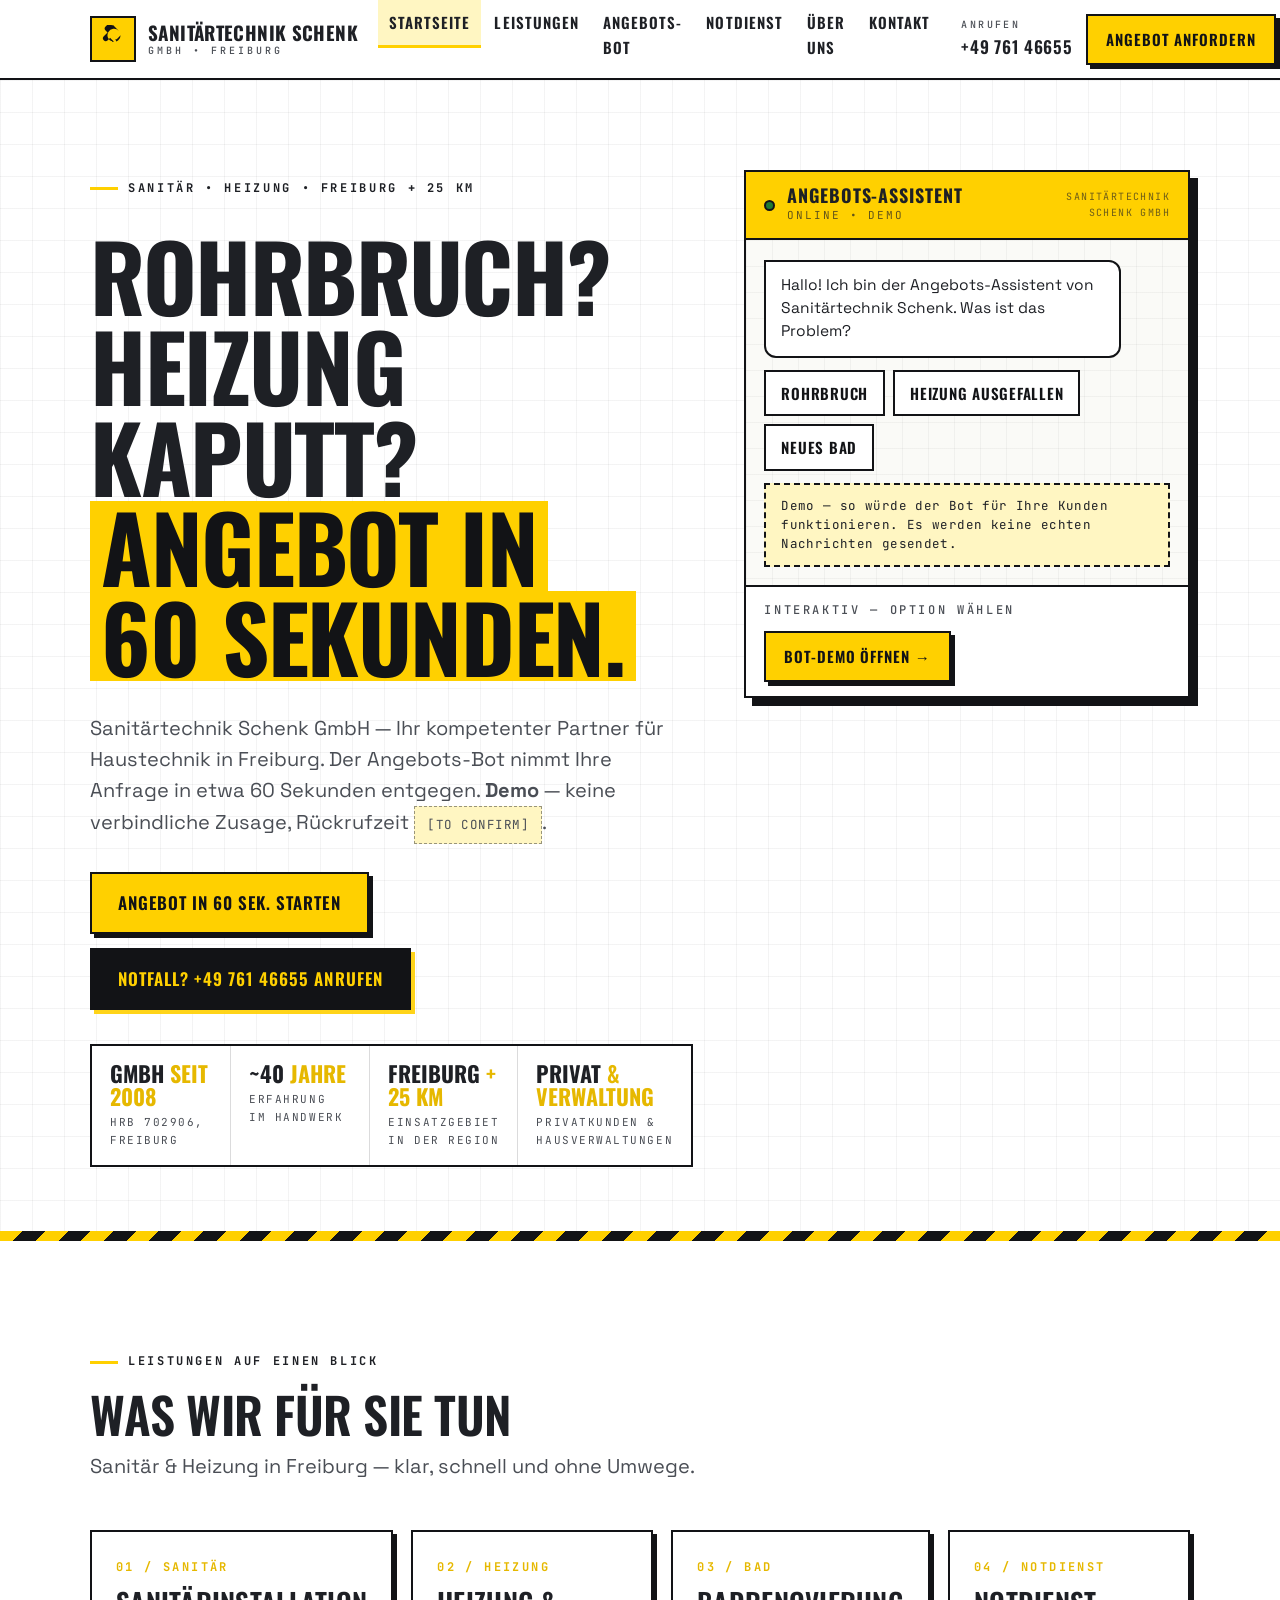
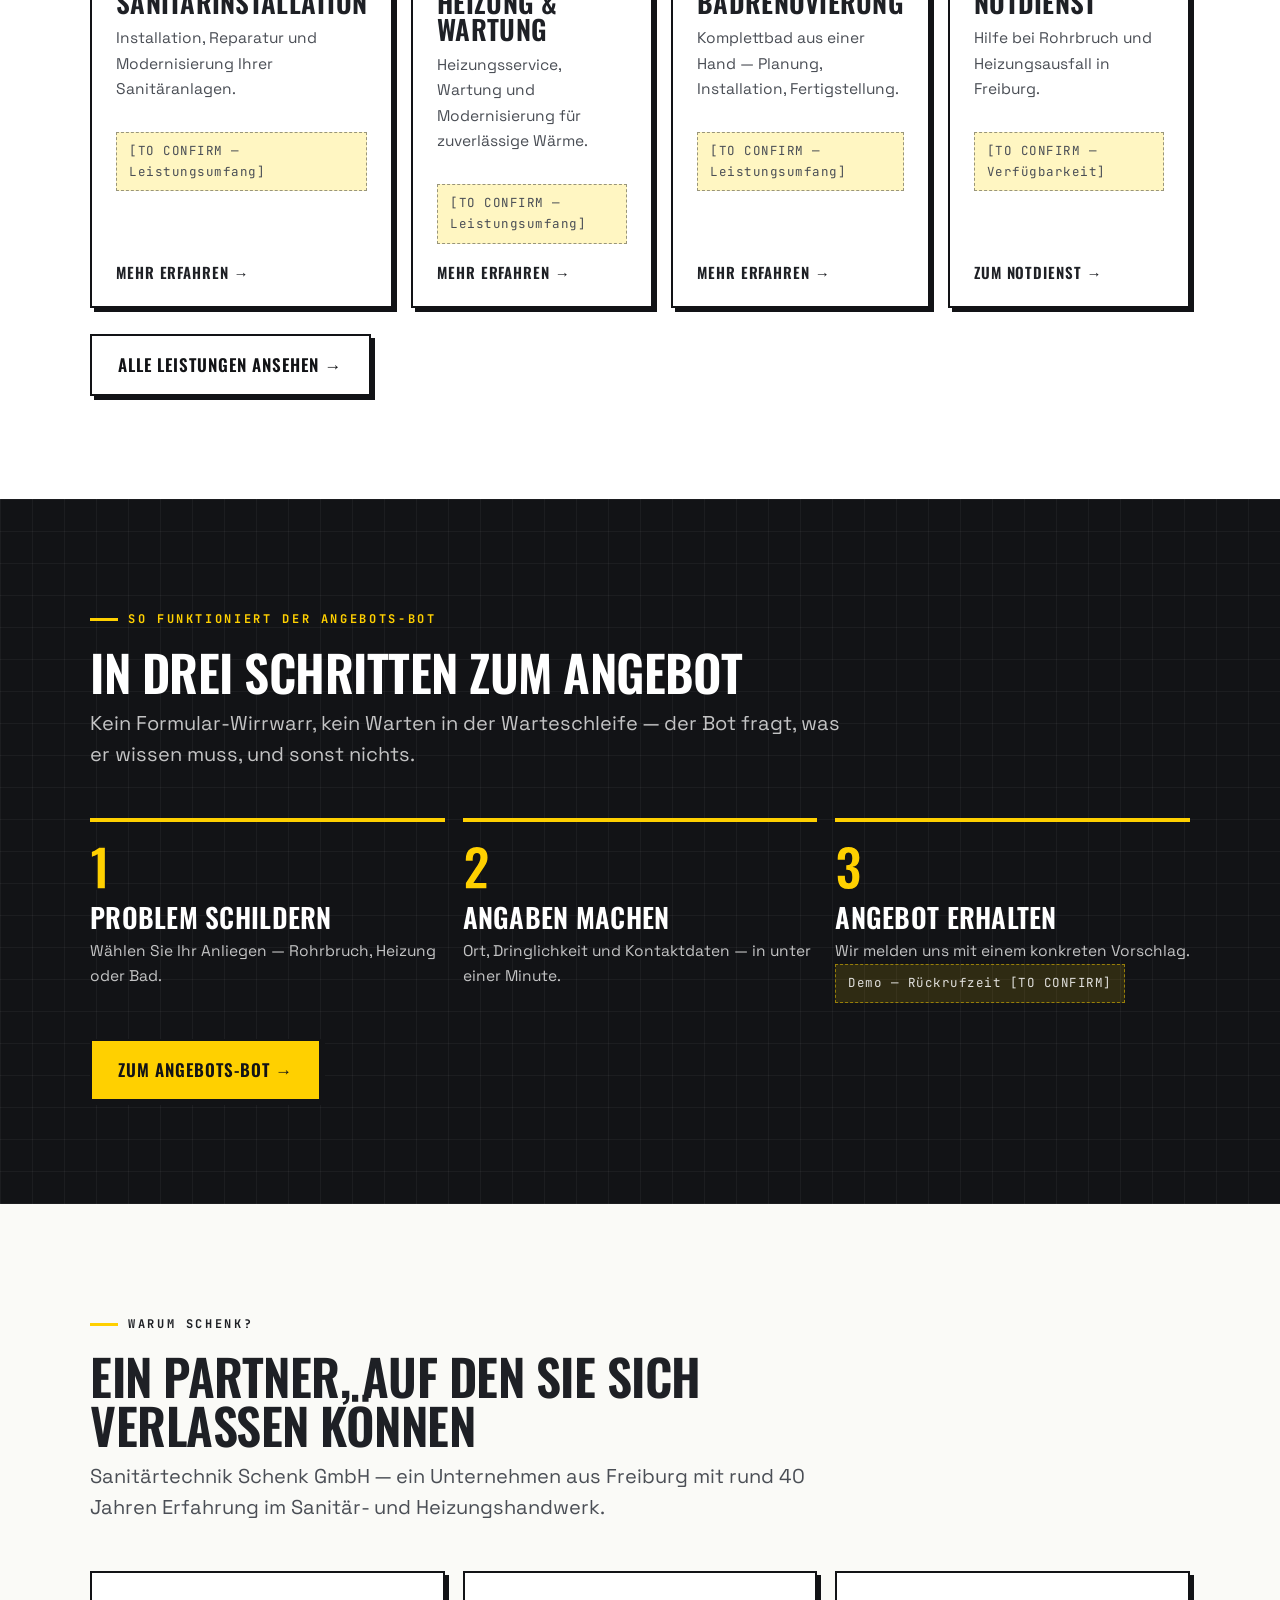
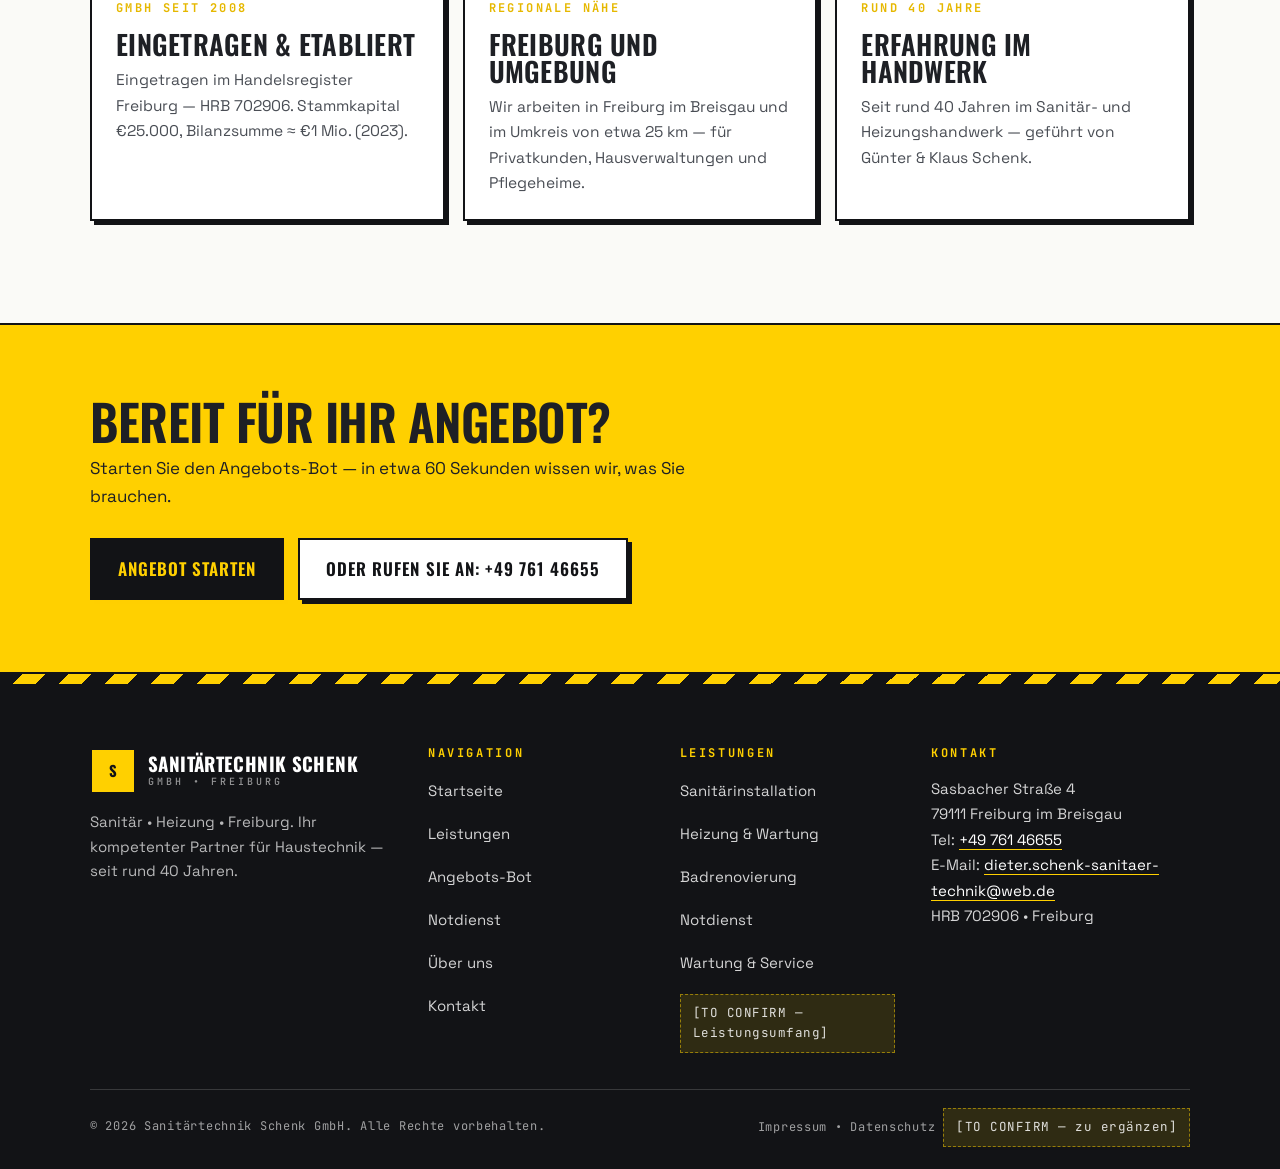
<file: index.html>
<!DOCTYPE html>
<html lang="de">
<head>
<meta charset="UTF-8">
<meta name="viewport" content="width=device-width, initial-scale=1.0">
<title>Sanitärtechnik Schenk GmbH — Sanitär &amp; Heizung in Freiburg | Angebot in 60 Sekunden</title>
<meta name="description" content="Sanitärtechnik Schenk GmbH — Ihr kompetenter Partner für Haustechnik in Freiburg im Breisgau. Sanitär & Heizung, rund 40 Jahre Erfahrung. Angebots-Bot: Ihre Anfrage in etwa 60 Sekunden.">
<link rel="canonical" href="https://de-schenk-freiburg-proposal.vercel.app/">
<meta property="og:title" content="Sanitärtechnik Schenk GmbH — Sanitär & Heizung in Freiburg">
<meta property="og:description" content="Ihr kompetenter Partner für Haustechnik in Freiburg. Angebots-Bot: Ihre Anfrage in etwa 60 Sekunden.">
<meta property="og:type" content="website">
<meta property="og:url" content="https://de-schenk-freiburg-proposal.vercel.app/">
<link rel="icon" href="/assets/img/favicon.svg" type="image/svg+xml">
<link rel="stylesheet" href="/assets/css/style.css">
<script>document.documentElement.classList.add('js');</script>
<script type="application/ld+json">
{
  "@context": "https://schema.org",
  "@type": "Plumber",
  "name": "Sanitärtechnik Schenk GmbH",
  "address": {
    "@type": "PostalAddress",
    "streetAddress": "Sasbacher Straße 4",
    "postalCode": "79111",
    "addressLocality": "Freiburg im Breisgau",
    "addressCountry": "DE"
  },
  "telephone": "+49 761 46655",
  "email": "dieter.schenk-sanitaer-technik@web.de",
  "areaServed": "Freiburg im Breisgau und Umgebung (etwa 25 km)"
}
</script>
</head>
<body>
<a class="skip-link" href="#main">Zum Inhalt springen</a>

<header class="site-header">
  <div class="header-inner">
    <a class="brand" href="/" aria-label="Sanitärtechnik Schenk GmbH — Startseite">
      <span class="brand-mark" aria-hidden="true">
        <svg viewBox="0 0 32 32" fill="none" role="img" aria-label="S"><path d="M22.5 6.5a7.5 7.5 0 1 0 2.2 5.3l-3.6 3.6a3.2 3.2 0 0 1-4.5 0l-2.3-2.3-4.6 4.6a3.2 3.2 0 0 1-4.5-4.5l4.6-4.6-2.3-2.3a3.2 3.2 0 0 1 0-4.5l3.6-3.6a7.5 7.5 0 0 0 5.3 2.2l1.6 1.6 4.5 4.5z" fill="#121316"/><text x="16" y="23" text-anchor="middle" font-family="Oswald, sans-serif" font-weight="700" font-size="17" fill="#FFD000">S</text></svg>
      </span>
      <span class="brand-name">Sanitärtechnik Schenk<small>GmbH • Freiburg</small></span>
    </a>
    <nav class="main-nav" id="main-nav" aria-label="Hauptnavigation">
      <ul>
        <li><a href="/" aria-current="page">Startseite</a></li>
        <li><a href="/leistungen/">Leistungen</a></li>
        <li><a href="/angebots-bot/">Angebots-Bot</a></li>
        <li><a href="/notdienst/">Notdienst</a></li>
        <li><a href="/ueber-uns/">Über uns</a></li>
        <li><a href="/kontakt/">Kontakt</a></li>
      </ul>
    </nav>
    <div class="header-actions">
      <a class="header-phone" href="tel:+4976146655"><span class="label">Anrufen</span>+49 761 46655</a>
      <a class="btn btn--sm" href="/angebots-bot/">Angebot anfordern</a>
      <a class="mobile-call" href="tel:+4976146655" aria-label="Jetzt anrufen: +49 761 46655">
        <svg viewBox="0 0 24 24" fill="none" aria-hidden="true"><path d="M5 4h4l2 5-2.5 1.5a11 11 0 0 0 5 5L15 13l5 2v4a2 2 0 0 1-2 2A16 16 0 0 1 3 6a2 2 0 0 1 2-2z" fill="currentColor"/></svg>
      </a>
      <button class="nav-toggle" type="button" aria-expanded="false" aria-controls="main-nav" aria-label="Menü öffnen oder schließen"><span></span><span></span><span></span></button>
    </div>
  </div>
</header>

<main id="main">
  <!-- HERO -->
  <section class="hero section--grid" aria-labelledby="hero-h1">
    <div class="wrap">
      <div class="hero-grid">
        <div>
          <p class="eyebrow">Sanitär • Heizung • Freiburg + 25 km</p>
          <h1 id="hero-h1">
            <span class="hero-line"><span>Rohrbruch?</span></span>
            <span class="hero-line"><span>Heizung kaputt?</span></span>
            <span class="hero-line"><span><span class="hl">Angebot in</span></span></span>
            <span class="hero-line"><span><span class="hl">60 Sekunden.</span></span></span>
          </h1>
          <p class="lead">Sanitärtechnik Schenk GmbH — Ihr kompetenter Partner für Haustechnik in Freiburg. Der Angebots-Bot nimmt Ihre Anfrage in etwa 60 Sekunden entgegen. <strong>Demo</strong> — keine verbindliche Zusage, Rückrufzeit <span class="confirm">[TO CONFIRM]</span>.</p>
          <div class="hero-ctas">
            <a class="btn" href="/angebots-bot/">Angebot in 60 Sek. starten</a>
            <a class="btn btn--dark" href="tel:+4976146655">Notfall? +49 761 46655 anrufen</a>
          </div>
          <div class="trust-strip" role="list" aria-label="Fakten zum Unternehmen">
            <div class="trust-cell" role="listitem"><div class="num">GmbH <span>seit 2008</span></div><div class="cap">HRB 702906, Freiburg</div></div>
            <div class="trust-cell" role="listitem"><div class="num">~40 <span>Jahre</span></div><div class="cap">Erfahrung im Handwerk</div></div>
            <div class="trust-cell" role="listitem"><div class="num">Freiburg <span>+ 25 km</span></div><div class="cap">Einsatzgebiet in der Region</div></div>
            <div class="trust-cell" role="listitem"><div class="num">Privat <span>&amp; Verwaltung</span></div><div class="cap">Privatkunden &amp; Hausverwaltungen</div></div>
          </div>
        </div>

        <!-- BOT TEASER -->
        <div class="bot-panel bot-panel--hero" aria-label="Angebots-Bot — Vorschau">
          <div class="bot-head">
            <span class="dot" aria-hidden="true"></span>
            <div><div class="who">Angebots-Assistent</div><div class="status">Online • Demo</div></div>
            <div class="biz">Sanitärtechnik Schenk GmbH</div>
          </div>
          <div class="bot-body">
            <div class="bubble bubble--bot">Hallo! Ich bin der Angebots-Assistent von Sanitärtechnik Schenk. Was ist das Problem?</div>
            <div class="chips">
              <a class="chip" href="/angebots-bot/?problem=rohrbruch">Rohrbruch</a>
              <a class="chip" href="/angebots-bot/?problem=heizung">Heizung ausgefallen</a>
              <a class="chip" href="/angebots-bot/?problem=bad">Neues Bad</a>
            </div>
            <p class="bubble bubble--note">Demo — so würde der Bot für Ihre Kunden funktionieren. Es werden keine echten Nachrichten gesendet.</p>
          </div>
          <div class="bot-foot">
            <span class="label">Interaktiv — Option wählen</span>
            <a class="btn btn--sm" href="/angebots-bot/">Bot-Demo öffnen →</a>
          </div>
        </div>
      </div>
    </div>
  </section>

  <div class="hazard" aria-hidden="true"></div>

  <!-- LEISTUNGEN AUF EINEN BLICK -->
  <section class="section" aria-labelledby="services-h2">
    <div class="wrap">
      <div class="sec-head reveal">
        <p class="eyebrow">Leistungen auf einen Blick</p>
        <h2 id="services-h2">Was wir für Sie tun</h2>
        <p class="lead">Sanitär &amp; Heizung in Freiburg — klar, schnell und ohne Umwege.</p>
      </div>
      <div class="cards-4">
        <article class="card reveal">
          <div class="idx">01 / SANITÄR</div>
          <h3>Sanitärinstallation</h3>
          <p>Installation, Reparatur und Modernisierung Ihrer Sanitäranlagen.</p>
          <span class="confirm">[TO CONFIRM — Leistungsumfang]</span>
          <a class="card-link" href="/leistungen/">Mehr erfahren →</a>
        </article>
        <article class="card reveal">
          <div class="idx">02 / HEIZUNG</div>
          <h3>Heizung &amp; Wartung</h3>
          <p>Heizungsservice, Wartung und Modernisierung für zuverlässige Wärme.</p>
          <span class="confirm">[TO CONFIRM — Leistungsumfang]</span>
          <a class="card-link" href="/leistungen/">Mehr erfahren →</a>
        </article>
        <article class="card reveal">
          <div class="idx">03 / BAD</div>
          <h3>Badrenovierung</h3>
          <p>Komplettbad aus einer Hand — Planung, Installation, Fertigstellung.</p>
          <span class="confirm">[TO CONFIRM — Leistungsumfang]</span>
          <a class="card-link" href="/leistungen/">Mehr erfahren →</a>
        </article>
        <article class="card reveal">
          <div class="idx">04 / NOTDIENST</div>
          <h3>Notdienst</h3>
          <p>Hilfe bei Rohrbruch und Heizungsausfall in Freiburg.</p>
          <span class="confirm">[TO CONFIRM — Verfügbarkeit]</span>
          <a class="card-link" href="/notdienst/">Zum Notdienst →</a>
        </article>
      </div>
      <p style="margin-top:26px"><a class="btn btn--ghost" href="/leistungen/">Alle Leistungen ansehen →</a></p>
    </div>
  </section>

  <!-- SO FUNKTIONIERT DER BOT -->
  <section class="section section--dark section--grid-dark" aria-labelledby="how-h2">
    <div class="wrap">
      <div class="sec-head reveal">
        <p class="eyebrow eyebrow--on-dark">So funktioniert der Angebots-Bot</p>
        <h2 id="how-h2" style="color:#fff">In drei Schritten zum Angebot</h2>
        <p class="lead">Kein Formular-Wirrwarr, kein Warten in der Warteschleife — der Bot fragt, was er wissen muss, und sonst nichts.</p>
      </div>
      <div class="steps">
        <div class="step reveal"><div class="step-num">1</div><h3 style="color:#fff">Problem schildern</h3><p>Wählen Sie Ihr Anliegen — Rohrbruch, Heizung oder Bad.</p></div>
        <div class="step reveal"><div class="step-num">2</div><h3 style="color:#fff">Angaben machen</h3><p>Ort, Dringlichkeit und Kontaktdaten — in unter einer Minute.</p></div>
        <div class="step reveal"><div class="step-num">3</div><h3 style="color:#fff">Angebot erhalten</h3><p>Wir melden uns mit einem konkreten Vorschlag. <span class="confirm confirm--dark">Demo — Rückrufzeit [TO CONFIRM]</span></p></div>
      </div>
      <p style="margin-top:36px"><a class="btn" href="/angebots-bot/">Zum Angebots-Bot →</a></p>
    </div>
  </section>

  <!-- WARUM SCHENK -->
  <section class="section section--paper" aria-labelledby="why-h2">
    <div class="wrap">
      <div class="sec-head reveal">
        <p class="eyebrow">Warum Schenk?</p>
        <h2 id="why-h2">Ein Partner, auf den Sie sich verlassen können</h2>
        <p class="lead">Sanitärtechnik Schenk GmbH — ein Unternehmen aus Freiburg mit rund 40 Jahren Erfahrung im Sanitär- und Heizungshandwerk.</p>
      </div>
      <div class="cards-3">
        <article class="card reveal">
          <div class="idx">GMBH SEIT 2008</div>
          <h3>Eingetragen &amp; etabliert</h3>
          <p>Eingetragen im Handelsregister Freiburg — HRB 702906. Stammkapital €25.000, Bilanzsumme ≈ €1 Mio. (2023).</p>
        </article>
        <article class="card reveal">
          <div class="idx">REGIONALE NÄHE</div>
          <h3>Freiburg und Umgebung</h3>
          <p>Wir arbeiten in Freiburg im Breisgau und im Umkreis von etwa 25 km — für Privatkunden, Hausverwaltungen und Pflegeheime.</p>
        </article>
        <article class="card reveal">
          <div class="idx">RUND 40 JAHRE</div>
          <h3>Erfahrung im Handwerk</h3>
          <p>Seit rund 40 Jahren im Sanitär- und Heizungshandwerk — geführt von Günter &amp; Klaus Schenk.</p>
        </article>
      </div>
    </div>
  </section>

  <!-- CTA BAND -->
  <section class="cta-band" aria-labelledby="cta-h2">
    <div class="wrap">
      <div class="reveal">
        <h2 id="cta-h2">Bereit für Ihr Angebot?</h2>
        <p>Starten Sie den Angebots-Bot — in etwa 60 Sekunden wissen wir, was Sie brauchen.</p>
      </div>
      <div class="btns reveal">
        <a class="btn btn--dark" href="/angebots-bot/">Angebot starten</a>
        <a class="btn btn--ghost" href="tel:+4976146655">Oder rufen Sie an: +49 761 46655</a>
      </div>
    </div>
  </section>
</main>

<footer class="site-footer">
  <div class="wrap">
    <div class="footer-grid">
      <div class="footer-brand">
        <a class="brand" href="/" aria-label="Sanitärtechnik Schenk GmbH — Startseite">
          <span class="brand-mark" aria-hidden="true"><svg viewBox="0 0 32 32" fill="none"><text x="16" y="23" text-anchor="middle" font-family="Oswald, sans-serif" font-weight="700" font-size="17" fill="#121316">S</text></svg></span>
          <span class="brand-name">Sanitärtechnik Schenk<small>GmbH • Freiburg</small></span>
        </a>
        <p>Sanitär • Heizung • Freiburg. Ihr kompetenter Partner für Haustechnik — seit rund 40 Jahren.</p>
      </div>
      <nav aria-label="Footer-Navigation">
        <h4>Navigation</h4>
        <ul>
          <li><a href="/">Startseite</a></li>
          <li><a href="/leistungen/">Leistungen</a></li>
          <li><a href="/angebots-bot/">Angebots-Bot</a></li>
          <li><a href="/notdienst/">Notdienst</a></li>
          <li><a href="/ueber-uns/">Über uns</a></li>
          <li><a href="/kontakt/">Kontakt</a></li>
        </ul>
      </nav>
      <nav aria-label="Footer-Leistungen">
        <h4>Leistungen</h4>
        <ul>
          <li><a href="/leistungen/">Sanitärinstallation</a></li>
          <li><a href="/leistungen/">Heizung &amp; Wartung</a></li>
          <li><a href="/leistungen/">Badrenovierung</a></li>
          <li><a href="/notdienst/">Notdienst</a></li>
          <li><a href="/leistungen/">Wartung &amp; Service</a></li>
        </ul>
        <p style="margin-top:12px"><span class="confirm confirm--dark">[TO CONFIRM — Leistungsumfang]</span></p>
      </nav>
      <div>
        <h4>Kontakt</h4>
        <address>
          Sasbacher Straße 4<br>
          79111 Freiburg im Breisgau<br>
          Tel: <a href="tel:+4976146655">+49 761 46655</a><br>
          E-Mail: <a href="mailto:dieter.schenk-sanitaer-technik@web.de">dieter.schenk-sanitaer-technik@web.de</a><br>
          HRB 702906 • Freiburg
        </address>
      </div>
    </div>
    <div class="footer-bottom">
      <span>© 2026 Sanitärtechnik Schenk GmbH. Alle Rechte vorbehalten.</span>
      <span class="legal">Impressum • Datenschutz <span class="confirm confirm--dark">[TO CONFIRM — zu ergänzen]</span></span>
    </div>
  </div>
</footer>

<script src="/assets/js/site-config.js"></script>
<script src="/assets/js/main.js"></script>
</body>
</html>
</file>
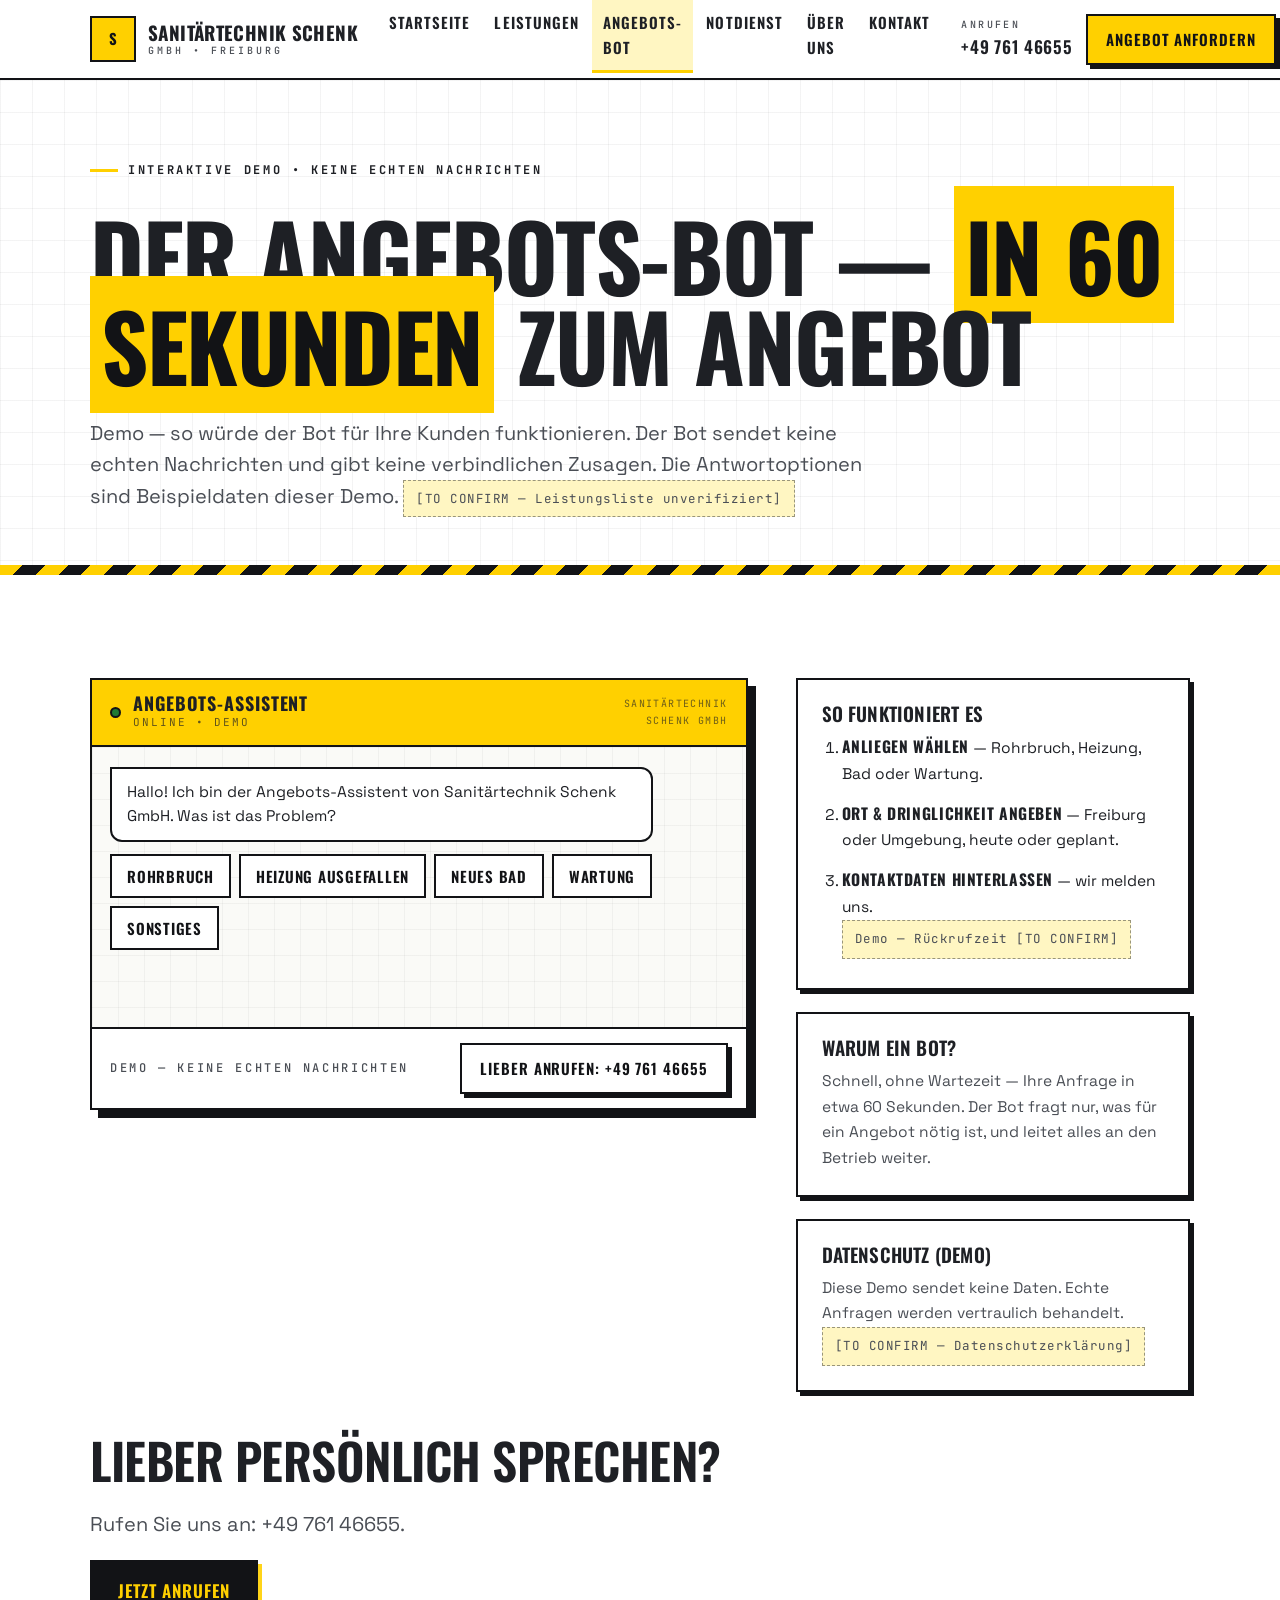
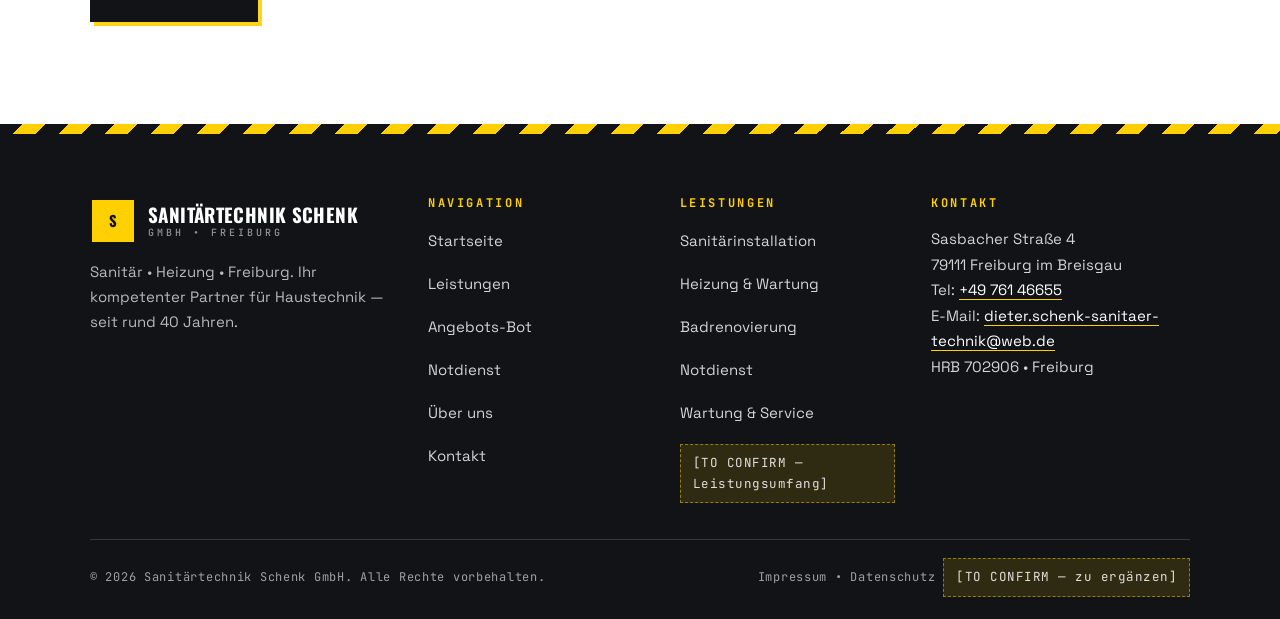
<file: angebots-bot/index.html>
<!DOCTYPE html>
<html lang="de">
<head>
<meta charset="UTF-8">
<meta name="viewport" content="width=device-width, initial-scale=1.0">
<title>Angebots-Bot (Demo) — Sanitärtechnik Schenk GmbH, Freiburg</title>
<meta name="description" content="Interaktive Demo des Angebots-Bots der Sanitärtechnik Schenk GmbH: Rohrbruch, Heizung oder neues Bad — Ihre Anfrage in etwa 60 Sekunden. Demo — keine echten Nachrichten, keine verbindliche Zusage.">
<link rel="canonical" href="https://de-schenk-freiburg-proposal.vercel.app/angebots-bot/">
<meta property="og:title" content="Angebots-Bot (Demo) — Sanitärtechnik Schenk GmbH">
<meta property="og:type" content="website">
<link rel="icon" href="/assets/img/favicon.svg" type="image/svg+xml">
<link rel="stylesheet" href="/assets/css/style.css">
<script>document.documentElement.classList.add('js');</script>
</head>
<body>
<header class="site-header">
  <div class="header-inner">
    <a class="brand" href="/" aria-label="Sanitärtechnik Schenk GmbH — Startseite">
      <span class="brand-mark" aria-hidden="true"><svg viewBox="0 0 32 32" fill="none"><text x="16" y="23" text-anchor="middle" font-family="Oswald, sans-serif" font-weight="700" font-size="17" fill="#121316">S</text></svg></span>
      <span class="brand-name">Sanitärtechnik Schenk<small>GmbH • Freiburg</small></span>
    </a>
    <nav class="main-nav" id="main-nav" aria-label="Hauptnavigation">
      <ul>
        <li><a href="/">Startseite</a></li>
        <li><a href="/leistungen/">Leistungen</a></li>
        <li><a href="/angebots-bot/" aria-current="page">Angebots-Bot</a></li>
        <li><a href="/notdienst/">Notdienst</a></li>
        <li><a href="/ueber-uns/">Über uns</a></li>
        <li><a href="/kontakt/">Kontakt</a></li>
      </ul>
    </nav>
    <div class="header-actions">
      <a class="header-phone" href="tel:+4976146655"><span class="label">Anrufen</span>+49 761 46655</a>
      <a class="btn btn--sm" href="/angebots-bot/">Angebot anfordern</a>
      <a class="mobile-call" href="tel:+4976146655" aria-label="Jetzt anrufen: +49 761 46655"><svg viewBox="0 0 24 24" fill="none" aria-hidden="true"><path d="M5 4h4l2 5-2.5 1.5a11 11 0 0 0 5 5L15 13l5 2v4a2 2 0 0 1-2 2A16 16 0 0 1 3 6a2 2 0 0 1 2-2z" fill="currentColor"/></svg></a>
      <button class="nav-toggle" type="button" aria-expanded="false" aria-controls="main-nav" aria-label="Menü öffnen oder schließen"><span></span><span></span><span></span></button>
    </div>
  </div>
</header>

<main id="main">
  <section class="page-hero section--grid" aria-labelledby="page-h1">
    <div class="wrap">
      <p class="eyebrow">Interaktive Demo • Keine echten Nachrichten</p>
      <h1 id="page-h1">Der Angebots-Bot — <span class="hl">in 60 Sekunden</span> zum Angebot</h1>
      <p class="lead">Demo — so würde der Bot für Ihre Kunden funktionieren. Der Bot sendet keine echten Nachrichten und gibt keine verbindlichen Zusagen. Die Antwortoptionen sind Beispieldaten dieser Demo. <span class="confirm">[TO CONFIRM — Leistungsliste unverifiziert]</span></p>
    </div>
  </section>

  <div class="hazard" aria-hidden="true"></div>

  <section class="section" aria-label="Angebots-Bot Demo">
    <div class="wrap">
      <div class="bot-layout">
        <!-- CHAT PANEL -->
        <div class="bot-panel" aria-label="Angebots-Bot — interaktive Demo">
          <div class="bot-head">
            <span class="dot" aria-hidden="true"></span>
            <div><div class="who">Angebots-Assistent</div><div class="status">Online • Demo</div></div>
            <div class="biz">Sanitärtechnik Schenk GmbH</div>
          </div>
          <div class="bot-body" id="bot-body" aria-live="polite">
            <!-- Bot conversation is rendered here by assets/js/bot.js -->
            <noscript><div class="bubble bubble--bot">Hallo! Ich bin der Angebots-Assistent von Sanitärtechnik Schenk. Diese Demo braucht JavaScript — bitte aktivieren Sie JavaScript oder rufen Sie uns direkt an: +49 761 46655.</div></noscript>
          </div>
          <div class="bot-foot">
            <span class="label">Demo — keine echten Nachrichten</span>
            <a class="btn btn--sm btn--ghost" href="tel:+4976146655">Lieber anrufen: +49 761 46655</a>
          </div>
        </div>

        <!-- SIDE -->
        <aside class="bot-side" aria-label="So funktioniert der Bot">
          <div class="side-box reveal">
            <h3>So funktioniert es</h3>
            <ol>
              <li><strong>Anliegen wählen</strong> — Rohrbruch, Heizung, Bad oder Wartung.</li>
              <li><strong>Ort &amp; Dringlichkeit angeben</strong> — Freiburg oder Umgebung, heute oder geplant.</li>
              <li><strong>Kontaktdaten hinterlassen</strong> — wir melden uns. <span class="confirm">Demo — Rückrufzeit [TO CONFIRM]</span></li>
            </ol>
          </div>
          <div class="side-box reveal">
            <h3>Warum ein Bot?</h3>
            <p>Schnell, ohne Wartezeit — Ihre Anfrage in etwa 60 Sekunden. Der Bot fragt nur, was für ein Angebot nötig ist, und leitet alles an den Betrieb weiter.</p>
          </div>
          <div class="side-box reveal">
            <h3>Datenschutz (Demo)</h3>
            <p>Diese Demo sendet keine Daten. Echte Anfragen werden vertraulich behandelt. <span class="confirm">[TO CONFIRM — Datenschutzerklärung]</span></p>
          </div>
        </aside>
      </div>

      <div style="margin-top:44px" class="reveal">
        <h2>Lieber persönlich sprechen?</h2>
        <p class="lead">Rufen Sie uns an: +49 761 46655.</p>
        <p style="margin-top:20px"><a class="btn btn--dark" href="tel:+4976146655">Jetzt anrufen</a></p>
      </div>
    </div>
  </section>
</main>

<footer class="site-footer">
  <div class="wrap">
    <div class="footer-grid">
      <div class="footer-brand">
        <a class="brand" href="/" aria-label="Sanitärtechnik Schenk GmbH — Startseite">
          <span class="brand-mark" aria-hidden="true"><svg viewBox="0 0 32 32" fill="none"><text x="16" y="23" text-anchor="middle" font-family="Oswald, sans-serif" font-weight="700" font-size="17" fill="#121316">S</text></svg></span>
          <span class="brand-name">Sanitärtechnik Schenk<small>GmbH • Freiburg</small></span>
        </a>
        <p>Sanitär • Heizung • Freiburg. Ihr kompetenter Partner für Haustechnik — seit rund 40 Jahren.</p>
      </div>
      <nav aria-label="Footer-Navigation">
        <h4>Navigation</h4>
        <ul>
          <li><a href="/">Startseite</a></li>
          <li><a href="/leistungen/">Leistungen</a></li>
          <li><a href="/angebots-bot/">Angebots-Bot</a></li>
          <li><a href="/notdienst/">Notdienst</a></li>
          <li><a href="/ueber-uns/">Über uns</a></li>
          <li><a href="/kontakt/">Kontakt</a></li>
        </ul>
      </nav>
      <nav aria-label="Footer-Leistungen">
        <h4>Leistungen</h4>
        <ul>
          <li><a href="/leistungen/">Sanitärinstallation</a></li>
          <li><a href="/leistungen/">Heizung &amp; Wartung</a></li>
          <li><a href="/leistungen/">Badrenovierung</a></li>
          <li><a href="/notdienst/">Notdienst</a></li>
          <li><a href="/leistungen/">Wartung &amp; Service</a></li>
        </ul>
        <p style="margin-top:12px"><span class="confirm confirm--dark">[TO CONFIRM — Leistungsumfang]</span></p>
      </nav>
      <div>
        <h4>Kontakt</h4>
        <address>
          Sasbacher Straße 4<br>
          79111 Freiburg im Breisgau<br>
          Tel: <a href="tel:+4976146655">+49 761 46655</a><br>
          E-Mail: <a href="mailto:dieter.schenk-sanitaer-technik@web.de">dieter.schenk-sanitaer-technik@web.de</a><br>
          HRB 702906 • Freiburg
        </address>
      </div>
    </div>
    <div class="footer-bottom">
      <span>© 2026 Sanitärtechnik Schenk GmbH. Alle Rechte vorbehalten.</span>
      <span class="legal">Impressum • Datenschutz <span class="confirm confirm--dark">[TO CONFIRM — zu ergänzen]</span></span>
    </div>
  </div>
</footer>

<script src="/assets/js/site-config.js"></script>
<script src="/assets/js/main.js"></script>
<script src="/assets/js/bot.js"></script>
</body>
</html>
</file>
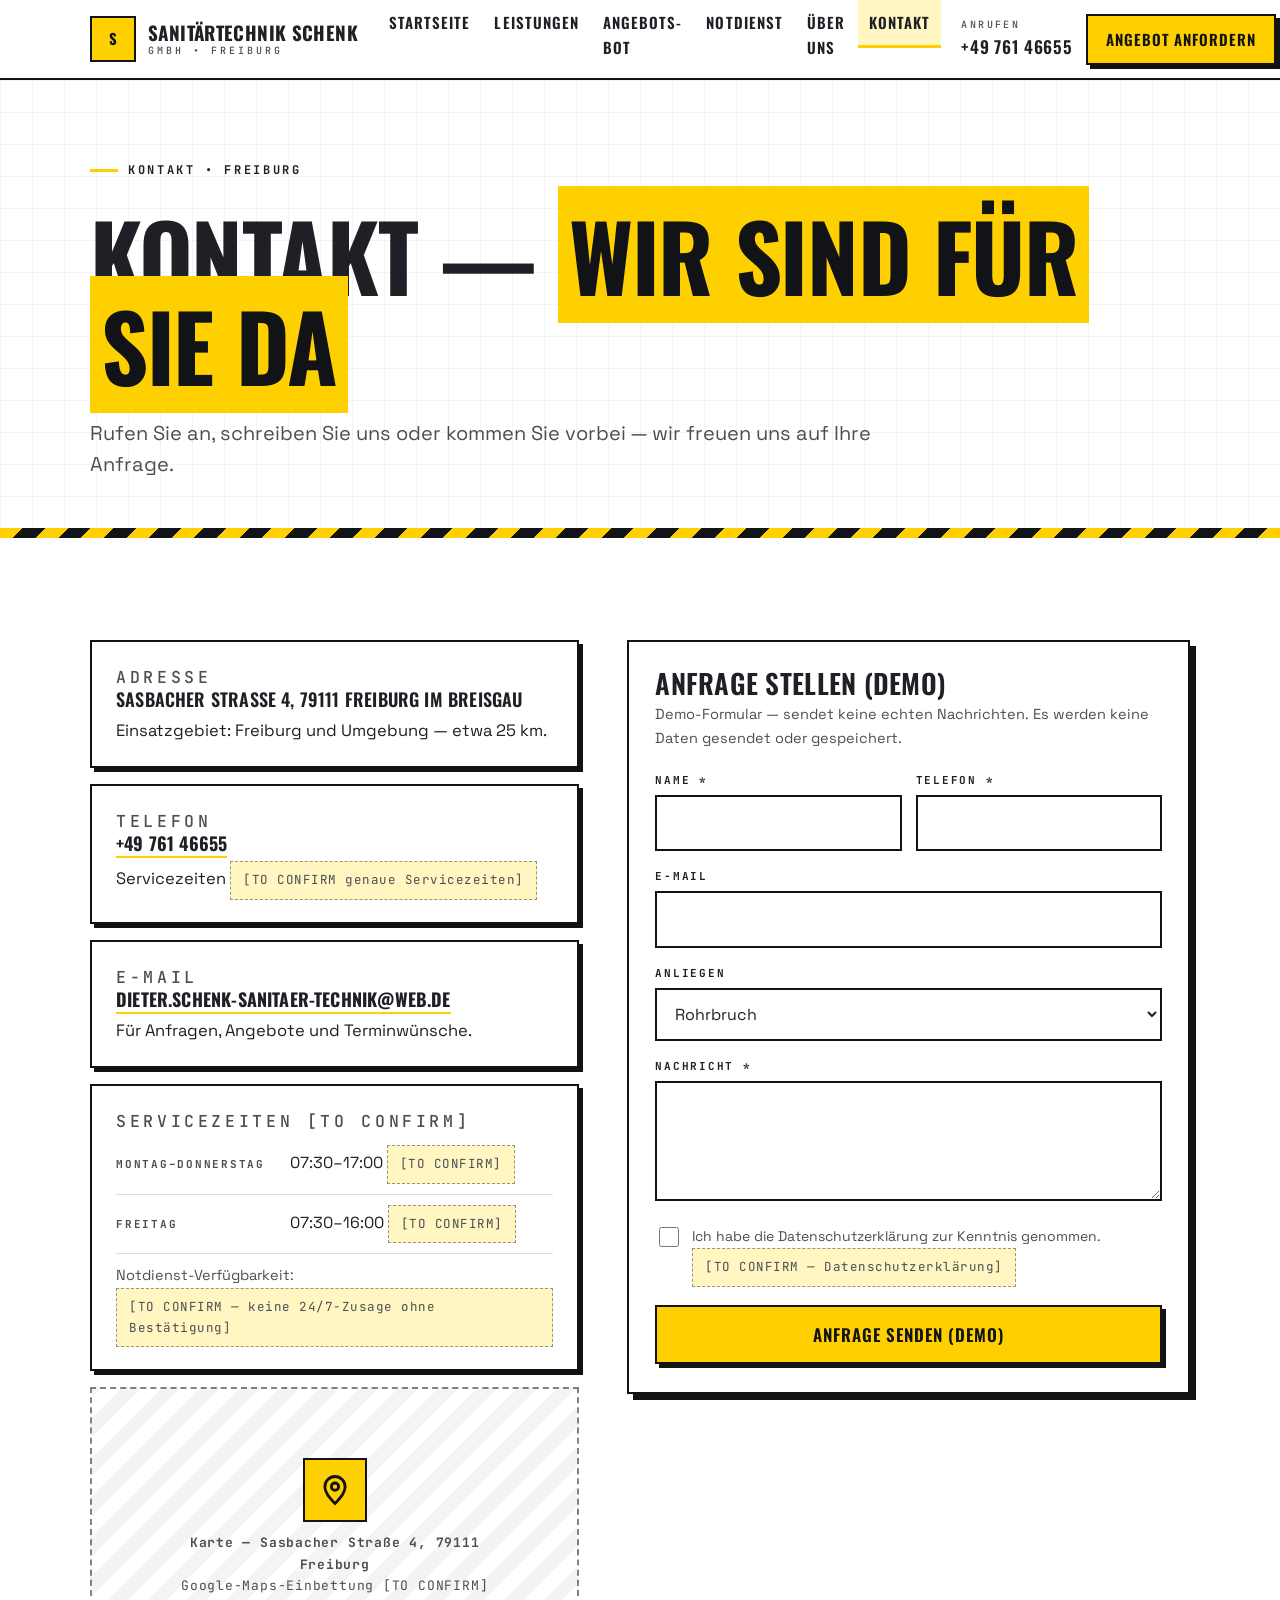
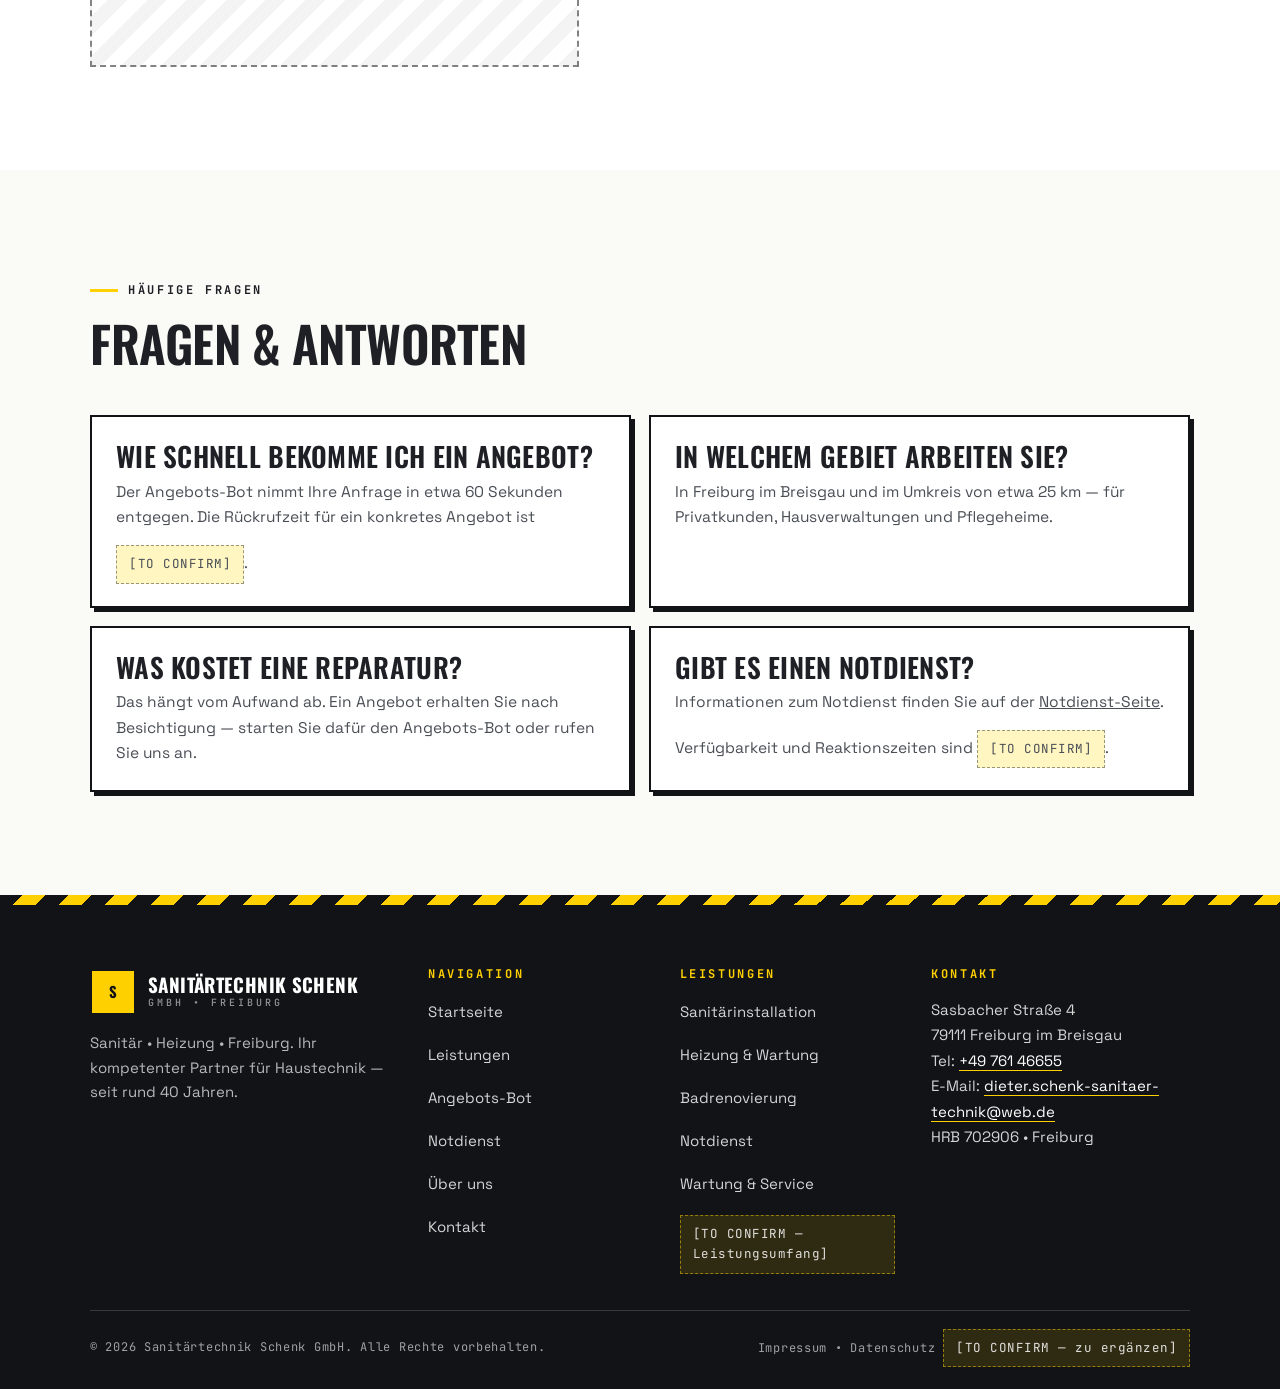
<file: kontakt/index.html>
<!DOCTYPE html>
<html lang="de">
<head>
<meta charset="UTF-8">
<meta name="viewport" content="width=device-width, initial-scale=1.0">
<title>Kontakt — Sanitärtechnik Schenk GmbH, Freiburg</title>
<meta name="description" content="Kontakt zur Sanitärtechnik Schenk GmbH, Sasbacher Straße 4, 79111 Freiburg. Telefon +49 761 46655, E-Mail dieter.schenk-sanitaer-technik@web.de. Demo-Formular — sendet keine echten Nachrichten.">
<link rel="canonical" href="https://de-schenk-freiburg-proposal.vercel.app/kontakt/">
<meta property="og:title" content="Kontakt — Sanitärtechnik Schenk GmbH, Freiburg">
<meta property="og:type" content="website">
<link rel="icon" href="/assets/img/favicon.svg" type="image/svg+xml">
<link rel="stylesheet" href="/assets/css/style.css">
<script>document.documentElement.classList.add('js');</script>
</head>
<body>
<header class="site-header">
  <div class="header-inner">
    <a class="brand" href="/" aria-label="Sanitärtechnik Schenk GmbH — Startseite">
      <span class="brand-mark" aria-hidden="true"><svg viewBox="0 0 32 32" fill="none"><text x="16" y="23" text-anchor="middle" font-family="Oswald, sans-serif" font-weight="700" font-size="17" fill="#121316">S</text></svg></span>
      <span class="brand-name">Sanitärtechnik Schenk<small>GmbH • Freiburg</small></span>
    </a>
    <nav class="main-nav" id="main-nav" aria-label="Hauptnavigation">
      <ul>
        <li><a href="/">Startseite</a></li>
        <li><a href="/leistungen/">Leistungen</a></li>
        <li><a href="/angebots-bot/">Angebots-Bot</a></li>
        <li><a href="/notdienst/">Notdienst</a></li>
        <li><a href="/ueber-uns/">Über uns</a></li>
        <li><a href="/kontakt/" aria-current="page">Kontakt</a></li>
      </ul>
    </nav>
    <div class="header-actions">
      <a class="header-phone" href="tel:+4976146655"><span class="label">Anrufen</span>+49 761 46655</a>
      <a class="btn btn--sm" href="/angebots-bot/">Angebot anfordern</a>
      <a class="mobile-call" href="tel:+4976146655" aria-label="Jetzt anrufen: +49 761 46655"><svg viewBox="0 0 24 24" fill="none" aria-hidden="true"><path d="M5 4h4l2 5-2.5 1.5a11 11 0 0 0 5 5L15 13l5 2v4a2 2 0 0 1-2 2A16 16 0 0 1 3 6a2 2 0 0 1 2-2z" fill="currentColor"/></svg></a>
      <button class="nav-toggle" type="button" aria-expanded="false" aria-controls="main-nav" aria-label="Menü öffnen oder schließen"><span></span><span></span><span></span></button>
    </div>
  </div>
</header>

<main id="main">
  <section class="page-hero section--grid" aria-labelledby="page-h1">
    <div class="wrap">
      <p class="eyebrow">Kontakt • Freiburg</p>
      <h1 id="page-h1">Kontakt — <span class="hl">wir sind für Sie da</span></h1>
      <p class="lead">Rufen Sie an, schreiben Sie uns oder kommen Sie vorbei — wir freuen uns auf Ihre Anfrage.</p>
    </div>
  </section>

  <div class="hazard" aria-hidden="true"></div>

  <section class="section" aria-label="Kontaktmöglichkeiten und Formular">
    <div class="wrap">
      <div class="contact-grid">
        <!-- CONTACT CARDS + HOURS -->
        <div class="contact-cards">
          <article class="contact-card reveal">
            <p class="label">Adresse</p>
            <h3>Sasbacher Straße 4, 79111 Freiburg im Breisgau</h3>
            <p>Einsatzgebiet: Freiburg und Umgebung — etwa 25 km.</p>
          </article>
          <article class="contact-card reveal">
            <p class="label">Telefon</p>
            <h3><a href="tel:+4976146655">+49 761 46655</a></h3>
            <p>Servicezeiten <span class="confirm">[TO CONFIRM genaue Servicezeiten]</span></p>
          </article>
          <article class="contact-card reveal">
            <p class="label">E-Mail</p>
            <h3><a href="mailto:dieter.schenk-sanitaer-technik@web.de">dieter.schenk-sanitaer-technik@web.de</a></h3>
            <p>Für Anfragen, Angebote und Terminwünsche.</p>
          </article>
          <article class="contact-card reveal">
            <p class="label">Servicezeiten [TO CONFIRM]</p>
            <table class="hours-table">
              <tr><th scope="row">Montag–Donnerstag</th><td>07:30–17:00 <span class="confirm">[TO CONFIRM]</span></td></tr>
              <tr><th scope="row">Freitag</th><td>07:30–16:00 <span class="confirm">[TO CONFIRM]</span></td></tr>
            </table>
            <p style="margin-top:10px;font-size:14.5px;color:var(--muted)">Notdienst-Verfügbarkeit: <span class="confirm">[TO CONFIRM — keine 24/7-Zusage ohne Bestätigung]</span></p>
          </article>
          <div class="ph-frame reveal" role="img" aria-label="Karte — Platzhalter, Sasbacher Straße 4, 79111 Freiburg">
            <span class="ph-mark" aria-hidden="true"><svg viewBox="0 0 32 32" width="36" height="36" fill="none"><path d="M16 28s-9-8.2-9-15a9 9 0 1 1 18 0c0 6.8-9 15-9 15z" stroke="#121316" stroke-width="2.5"/><circle cx="16" cy="13" r="3.2" stroke="#121316" stroke-width="2.5"/></svg></span>
            <p><strong>Karte — Sasbacher Straße 4, 79111 Freiburg</strong><br>Google-Maps-Einbettung [TO CONFIRM]</p>
          </div>
        </div>

        <!-- DEMO FORM -->
        <div class="form-box reveal">
          <h3>Anfrage stellen (Demo)</h3>
          <p class="form-note">Demo-Formular — sendet keine echten Nachrichten. Es werden keine Daten gesendet oder gespeichert.</p>
          <form id="contact-form" novalidate>
            <div class="form-row">
              <div class="field">
                <label for="cf-name">Name *</label>
                <input type="text" id="cf-name" name="name" autocomplete="name" required>
                <p class="field-error" id="cf-name-err">Bitte geben Sie Ihren Namen ein.</p>
              </div>
              <div class="field">
                <label for="cf-phone">Telefon *</label>
                <input type="tel" id="cf-phone" name="phone" autocomplete="tel" required>
                <p class="field-error" id="cf-phone-err">Bitte geben Sie eine Telefonnummer ein.</p>
              </div>
            </div>
            <div class="field">
              <label for="cf-email">E-Mail</label>
              <input type="email" id="cf-email" name="email" autocomplete="email">
            </div>
            <div class="field">
              <label for="cf-topic">Anliegen</label>
              <select id="cf-topic" name="topic">
                <option>Rohrbruch</option>
                <option>Heizung ausgefallen</option>
                <option>Neues Bad</option>
                <option>Wartung</option>
                <option>Sonstiges</option>
              </select>
            </div>
            <div class="field">
              <label for="cf-message">Nachricht *</label>
              <textarea id="cf-message" name="message" required></textarea>
              <p class="field-error" id="cf-message-err">Bitte beschreiben Sie kurz Ihr Anliegen.</p>
            </div>
            <label class="consent" for="cf-consent">
              <input type="checkbox" id="cf-consent" required>
              <span>Ich habe die Datenschutzerklärung zur Kenntnis genommen. <span class="confirm">[TO CONFIRM — Datenschutzerklärung]</span></span>
            </label>
            <button class="btn btn--block" type="submit">Anfrage senden (Demo)</button>
          </form>
          <div class="form-success" id="contact-success" role="status">
            <strong>Danke — Demo-Anfrage entgegengenommen.</strong>
            <p style="margin:6px 0 0">Dies war eine Demo: Es wurde keine Nachricht gesendet und keine Daten gespeichert. Für eine echte Anfrage rufen Sie uns an: <a href="tel:+4976146655">+49 761 46655</a>.</p>
          </div>
        </div>
      </div>
    </div>
  </section>

  <!-- FAQ -->
  <section class="section section--paper" aria-labelledby="faq-h2">
    <div class="wrap">
      <div class="sec-head reveal">
        <p class="eyebrow">Häufige Fragen</p>
        <h2 id="faq-h2">Fragen &amp; Antworten</h2>
      </div>
      <div class="cards-2">
        <article class="card reveal">
          <h3>Wie schnell bekomme ich ein Angebot?</h3>
          <p>Der Angebots-Bot nimmt Ihre Anfrage in etwa 60 Sekunden entgegen. Die Rückrufzeit für ein konkretes Angebot ist <span class="confirm">[TO CONFIRM]</span>.</p>
        </article>
        <article class="card reveal">
          <h3>In welchem Gebiet arbeiten Sie?</h3>
          <p>In Freiburg im Breisgau und im Umkreis von etwa 25 km — für Privatkunden, Hausverwaltungen und Pflegeheime.</p>
        </article>
        <article class="card reveal">
          <h3>Was kostet eine Reparatur?</h3>
          <p>Das hängt vom Aufwand ab. Ein Angebot erhalten Sie nach Besichtigung — starten Sie dafür den Angebots-Bot oder rufen Sie uns an.</p>
        </article>
        <article class="card reveal">
          <h3>Gibt es einen Notdienst?</h3>
          <p>Informationen zum Notdienst finden Sie auf der <a href="/notdienst/">Notdienst-Seite</a>. Verfügbarkeit und Reaktionszeiten sind <span class="confirm">[TO CONFIRM]</span>.</p>
        </article>
      </div>
    </div>
  </section>
</main>

<footer class="site-footer">
  <div class="wrap">
    <div class="footer-grid">
      <div class="footer-brand">
        <a class="brand" href="/" aria-label="Sanitärtechnik Schenk GmbH — Startseite">
          <span class="brand-mark" aria-hidden="true"><svg viewBox="0 0 32 32" fill="none"><text x="16" y="23" text-anchor="middle" font-family="Oswald, sans-serif" font-weight="700" font-size="17" fill="#121316">S</text></svg></span>
          <span class="brand-name">Sanitärtechnik Schenk<small>GmbH • Freiburg</small></span>
        </a>
        <p>Sanitär • Heizung • Freiburg. Ihr kompetenter Partner für Haustechnik — seit rund 40 Jahren.</p>
      </div>
      <nav aria-label="Footer-Navigation">
        <h4>Navigation</h4>
        <ul>
          <li><a href="/">Startseite</a></li>
          <li><a href="/leistungen/">Leistungen</a></li>
          <li><a href="/angebots-bot/">Angebots-Bot</a></li>
          <li><a href="/notdienst/">Notdienst</a></li>
          <li><a href="/ueber-uns/">Über uns</a></li>
          <li><a href="/kontakt/">Kontakt</a></li>
        </ul>
      </nav>
      <nav aria-label="Footer-Leistungen">
        <h4>Leistungen</h4>
        <ul>
          <li><a href="/leistungen/">Sanitärinstallation</a></li>
          <li><a href="/leistungen/">Heizung &amp; Wartung</a></li>
          <li><a href="/leistungen/">Badrenovierung</a></li>
          <li><a href="/notdienst/">Notdienst</a></li>
          <li><a href="/leistungen/">Wartung &amp; Service</a></li>
        </ul>
        <p style="margin-top:12px"><span class="confirm confirm--dark">[TO CONFIRM — Leistungsumfang]</span></p>
      </nav>
      <div>
        <h4>Kontakt</h4>
        <address>
          Sasbacher Straße 4<br>
          79111 Freiburg im Breisgau<br>
          Tel: <a href="tel:+4976146655">+49 761 46655</a><br>
          E-Mail: <a href="mailto:dieter.schenk-sanitaer-technik@web.de">dieter.schenk-sanitaer-technik@web.de</a><br>
          HRB 702906 • Freiburg
        </address>
      </div>
    </div>
    <div class="footer-bottom">
      <span>© 2026 Sanitärtechnik Schenk GmbH. Alle Rechte vorbehalten.</span>
      <span class="legal">Impressum • Datenschutz <span class="confirm confirm--dark">[TO CONFIRM — zu ergänzen]</span></span>
    </div>
  </div>
</footer>

<script src="/assets/js/site-config.js"></script>
<script src="/assets/js/main.js"></script>
<script>
/* Contact demo form — client-side validation only, no data sent. */
(function () {
  "use strict";
  var form = document.getElementById("contact-form");
  var success = document.getElementById("contact-success");
  if (!form) return;
  form.addEventListener("submit", function (e) {
    e.preventDefault();
    var ok = true;
    var name = document.getElementById("cf-name");
    var phone = document.getElementById("cf-phone");
    var msg = document.getElementById("cf-message");
    var consent = document.getElementById("cf-consent");
    function check(input, errId, valid) {
      var err = document.getElementById(errId);
      if (err) err.classList.toggle("show", !valid);
      if (!valid) ok = false;
    }
    check(name, "cf-name-err", name.value.trim().length >= 2);
    check(phone, "cf-phone-err", phone.value.trim().length >= 5);
    check(msg, "cf-message-err", msg.value.trim().length >= 3);
    if (!consent.checked) { ok = false; consent.focus(); }
    if (!ok) return;
    form.style.display = "none";
    success.classList.add("show");
  });
})();
</script>
</body>
</html>
</file>
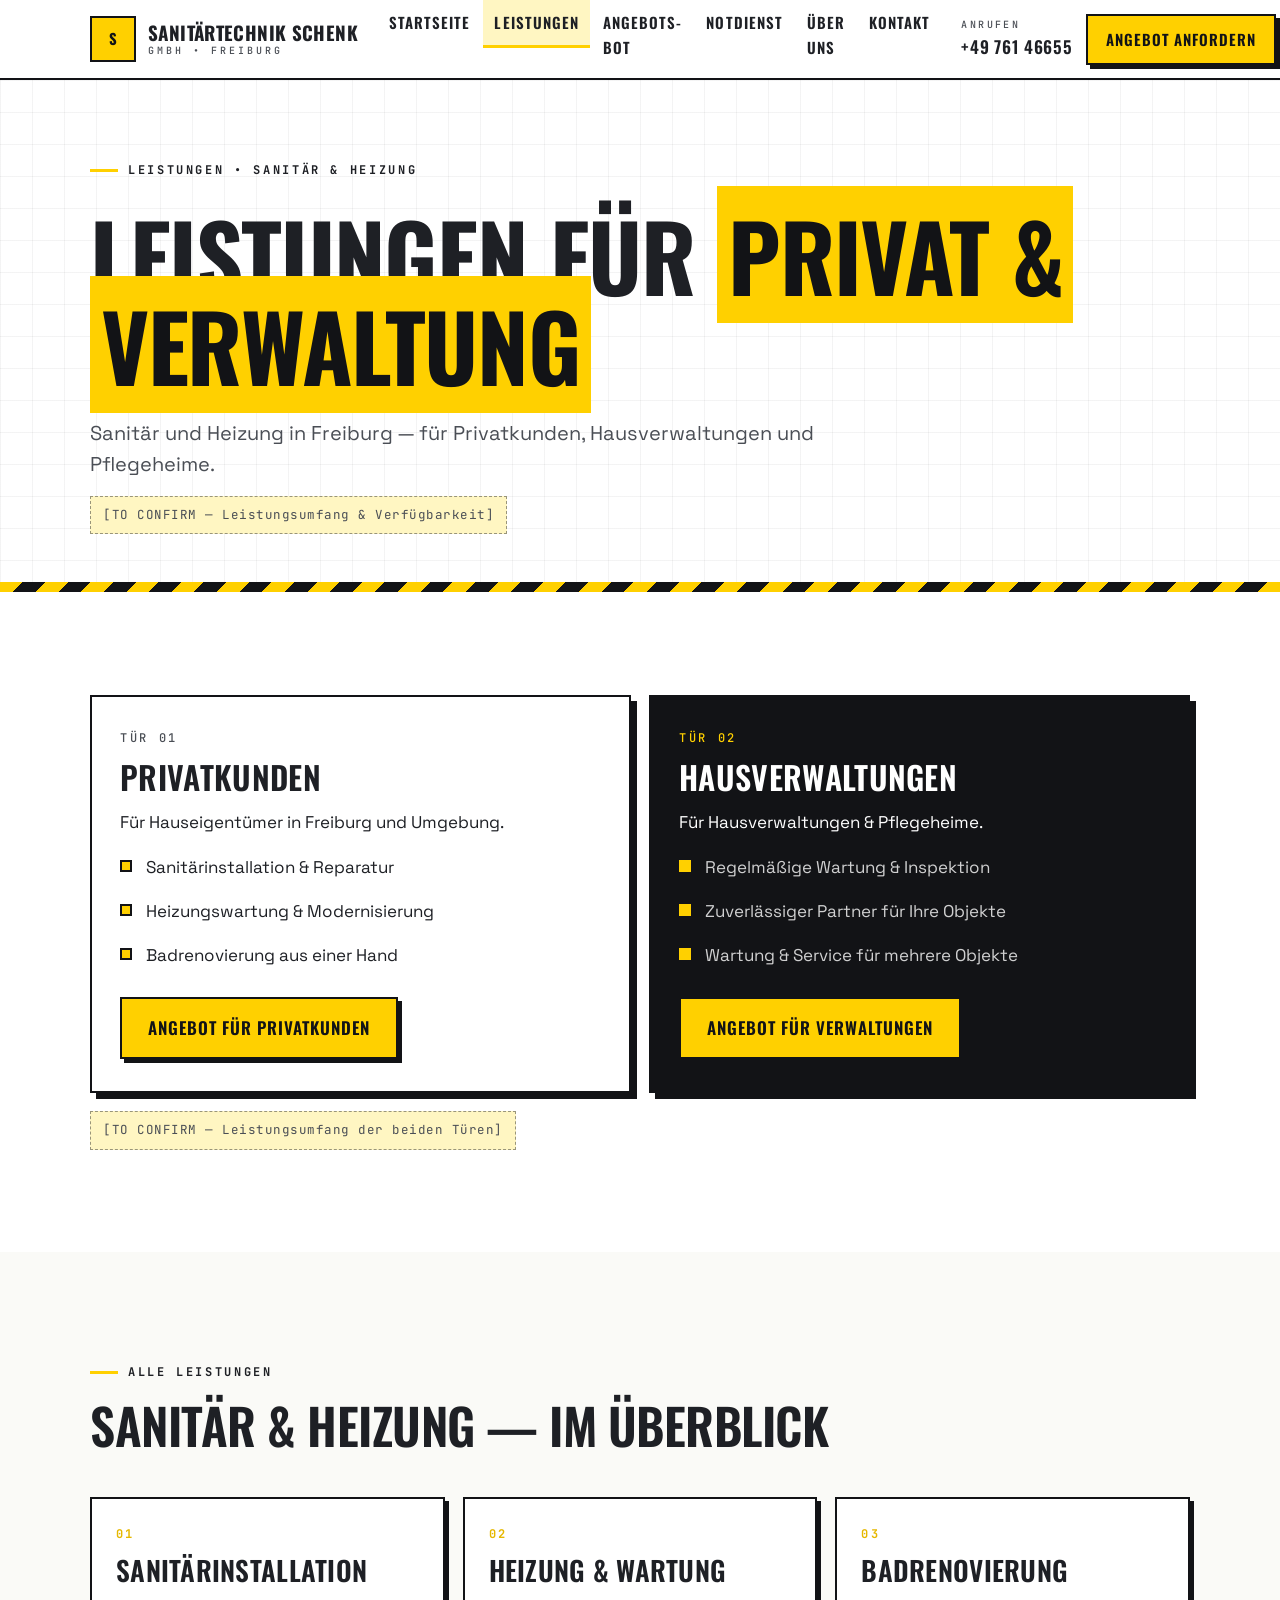
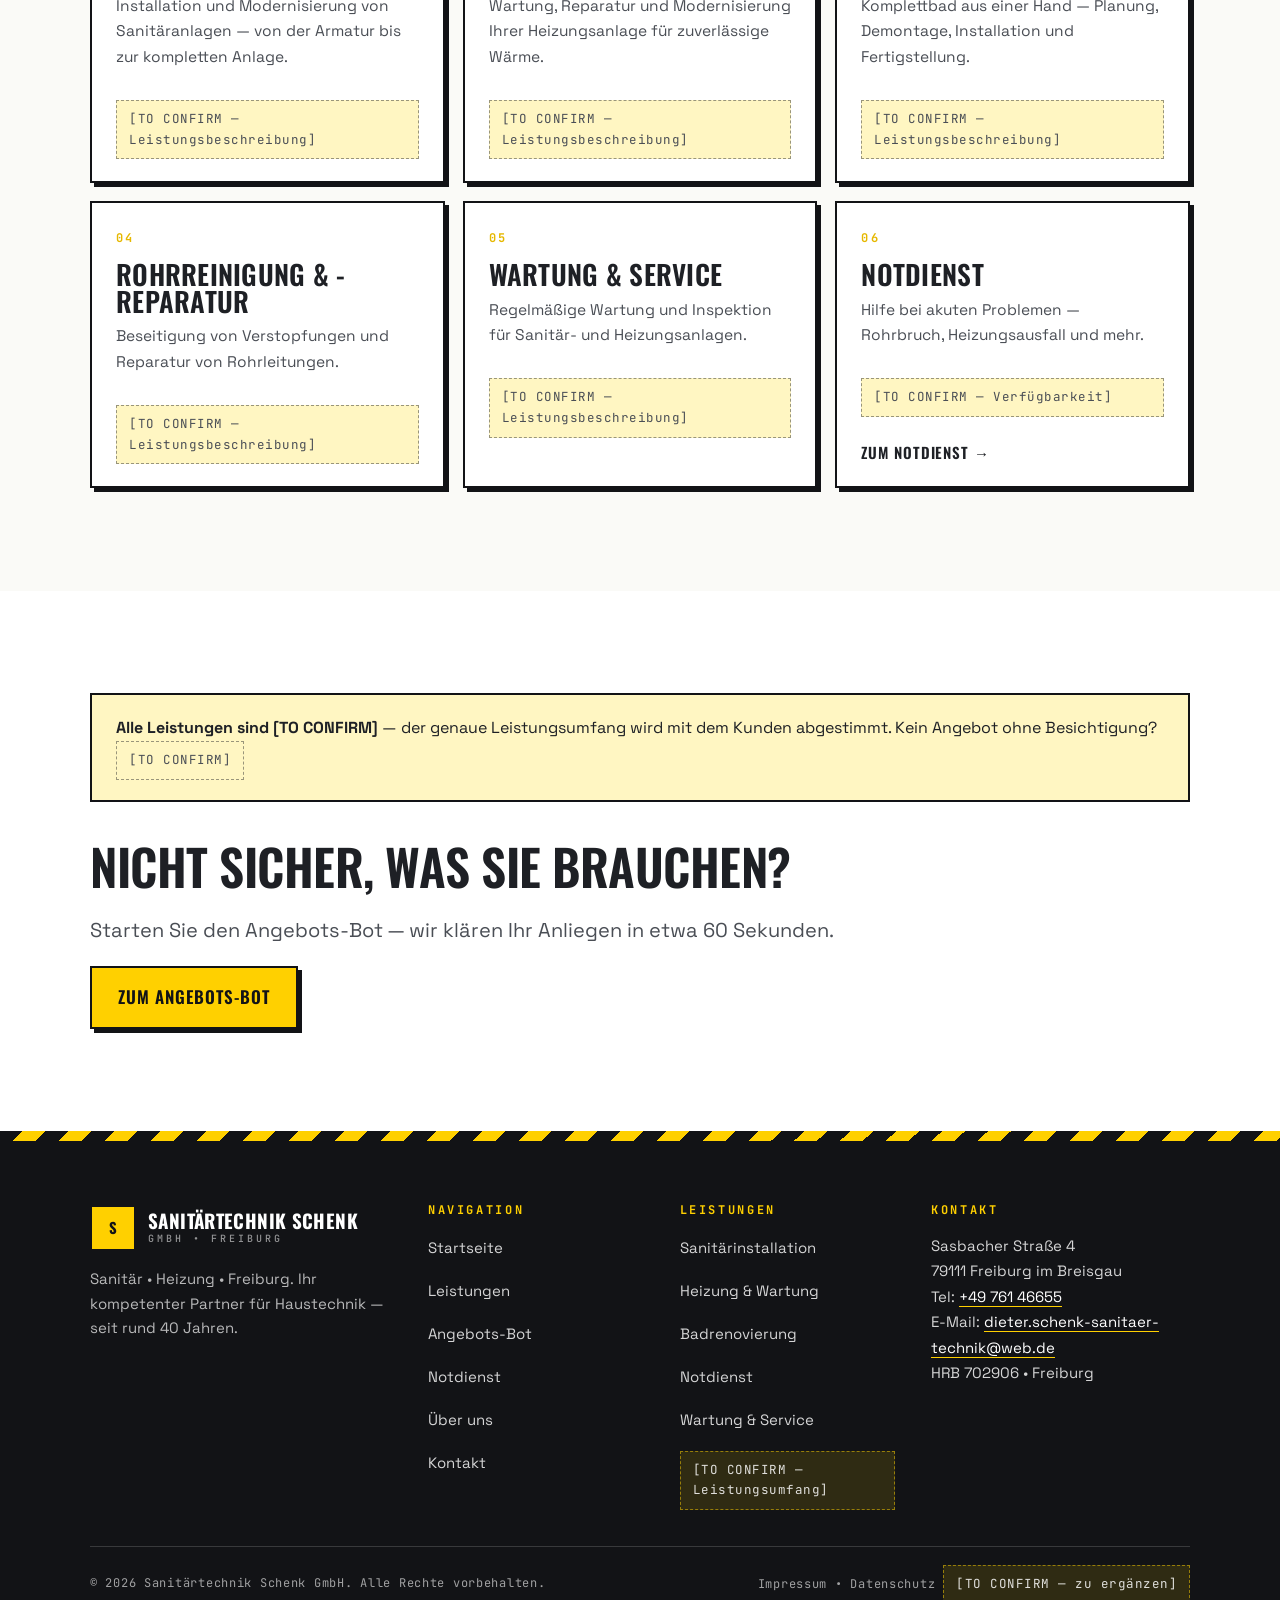
<file: leistungen/index.html>
<!DOCTYPE html>
<html lang="de">
<head>
<meta charset="UTF-8">
<meta name="viewport" content="width=device-width, initial-scale=1.0">
<title>Leistungen — Sanitärtechnik Schenk GmbH, Freiburg</title>
<meta name="description" content="Leistungen der Sanitärtechnik Schenk GmbH in Freiburg: Sanitärinstallation, Heizung & Wartung, Badrenovierung, Rohrreinigung, Wartung & Service, Notdienst. Für Privatkunden, Hausverwaltungen und Pflegeheime.">
<link rel="canonical" href="https://de-schenk-freiburg-proposal.vercel.app/leistungen/">
<meta property="og:title" content="Leistungen — Sanitärtechnik Schenk GmbH, Freiburg">
<meta property="og:type" content="website">
<link rel="icon" href="/assets/img/favicon.svg" type="image/svg+xml">
<link rel="stylesheet" href="/assets/css/style.css">
<script>document.documentElement.classList.add('js');</script>
</head>
<body>
<header class="site-header">
  <div class="header-inner">
    <a class="brand" href="/" aria-label="Sanitärtechnik Schenk GmbH — Startseite">
      <span class="brand-mark" aria-hidden="true"><svg viewBox="0 0 32 32" fill="none"><text x="16" y="23" text-anchor="middle" font-family="Oswald, sans-serif" font-weight="700" font-size="17" fill="#121316">S</text></svg></span>
      <span class="brand-name">Sanitärtechnik Schenk<small>GmbH • Freiburg</small></span>
    </a>
    <nav class="main-nav" id="main-nav" aria-label="Hauptnavigation">
      <ul>
        <li><a href="/">Startseite</a></li>
        <li><a href="/leistungen/" aria-current="page">Leistungen</a></li>
        <li><a href="/angebots-bot/">Angebots-Bot</a></li>
        <li><a href="/notdienst/">Notdienst</a></li>
        <li><a href="/ueber-uns/">Über uns</a></li>
        <li><a href="/kontakt/">Kontakt</a></li>
      </ul>
    </nav>
    <div class="header-actions">
      <a class="header-phone" href="tel:+4976146655"><span class="label">Anrufen</span>+49 761 46655</a>
      <a class="btn btn--sm" href="/angebots-bot/">Angebot anfordern</a>
      <a class="mobile-call" href="tel:+4976146655" aria-label="Jetzt anrufen: +49 761 46655"><svg viewBox="0 0 24 24" fill="none" aria-hidden="true"><path d="M5 4h4l2 5-2.5 1.5a11 11 0 0 0 5 5L15 13l5 2v4a2 2 0 0 1-2 2A16 16 0 0 1 3 6a2 2 0 0 1 2-2z" fill="currentColor"/></svg></a>
      <button class="nav-toggle" type="button" aria-expanded="false" aria-controls="main-nav" aria-label="Menü öffnen oder schließen"><span></span><span></span><span></span></button>
    </div>
  </div>
</header>

<main id="main">
  <section class="page-hero section--grid" aria-labelledby="page-h1">
    <div class="wrap">
      <p class="eyebrow">Leistungen • Sanitär &amp; Heizung</p>
      <h1 id="page-h1">Leistungen für <span class="hl">Privat &amp; Verwaltung</span></h1>
      <p class="lead">Sanitär und Heizung in Freiburg — für Privatkunden, Hausverwaltungen und Pflegeheime.</p>
      <p style="margin-top:16px"><span class="confirm">[TO CONFIRM — Leistungsumfang &amp; Verfügbarkeit]</span></p>
    </div>
  </section>

  <div class="hazard" aria-hidden="true"></div>

  <!-- TWO DOORS -->
  <section class="section" aria-label="Leistungen nach Kundengruppe">
    <div class="wrap">
      <div class="cards-2">
        <article class="door reveal">
          <p class="label">Tür 01</p>
          <h3>Privatkunden</h3>
          <p>Für Hauseigentümer in Freiburg und Umgebung.</p>
          <ul>
            <li>Sanitärinstallation &amp; Reparatur</li>
            <li>Heizungswartung &amp; Modernisierung</li>
            <li>Badrenovierung aus einer Hand</li>
          </ul>
          <a class="btn" href="/angebots-bot/">Angebot für Privatkunden</a>
        </article>
        <article class="door door--dark reveal">
          <p class="label label--yellow">Tür 02</p>
          <h3>Hausverwaltungen</h3>
          <p>Für Hausverwaltungen &amp; Pflegeheime.</p>
          <ul>
            <li>Regelmäßige Wartung &amp; Inspektion</li>
            <li>Zuverlässiger Partner für Ihre Objekte</li>
            <li>Wartung &amp; Service für mehrere Objekte</li>
          </ul>
          <a class="btn" href="/angebots-bot/">Angebot für Verwaltungen</a>
        </article>
      </div>
      <p style="margin-top:18px"><span class="confirm">[TO CONFIRM — Leistungsumfang der beiden Türen]</span></p>
    </div>
  </section>

  <!-- SERVICE GRID -->
  <section class="section section--paper" aria-labelledby="grid-h2">
    <div class="wrap">
      <div class="sec-head reveal">
        <p class="eyebrow">Alle Leistungen</p>
        <h2 id="grid-h2">Sanitär &amp; Heizung — im Überblick</h2>
      </div>
      <div class="cards-3">
        <article class="card reveal">
          <div class="idx">01</div>
          <h3>Sanitärinstallation</h3>
          <p>Installation und Modernisierung von Sanitäranlagen — von der Armatur bis zur kompletten Anlage.</p>
          <span class="confirm">[TO CONFIRM — Leistungsbeschreibung]</span>
        </article>
        <article class="card reveal">
          <div class="idx">02</div>
          <h3>Heizung &amp; Wartung</h3>
          <p>Wartung, Reparatur und Modernisierung Ihrer Heizungsanlage für zuverlässige Wärme.</p>
          <span class="confirm">[TO CONFIRM — Leistungsbeschreibung]</span>
        </article>
        <article class="card reveal">
          <div class="idx">03</div>
          <h3>Badrenovierung</h3>
          <p>Komplettbad aus einer Hand — Planung, Demontage, Installation und Fertigstellung.</p>
          <span class="confirm">[TO CONFIRM — Leistungsbeschreibung]</span>
        </article>
        <article class="card reveal">
          <div class="idx">04</div>
          <h3>Rohrreinigung &amp; -reparatur</h3>
          <p>Beseitigung von Verstopfungen und Reparatur von Rohrleitungen.</p>
          <span class="confirm">[TO CONFIRM — Leistungsbeschreibung]</span>
        </article>
        <article class="card reveal">
          <div class="idx">05</div>
          <h3>Wartung &amp; Service</h3>
          <p>Regelmäßige Wartung und Inspektion für Sanitär- und Heizungsanlagen.</p>
          <span class="confirm">[TO CONFIRM — Leistungsbeschreibung]</span>
        </article>
        <article class="card reveal">
          <div class="idx">06</div>
          <h3>Notdienst</h3>
          <p>Hilfe bei akuten Problemen — Rohrbruch, Heizungsausfall und mehr.</p>
          <span class="confirm">[TO CONFIRM — Verfügbarkeit]</span>
          <a class="card-link" href="/notdienst/">Zum Notdienst →</a>
        </article>
      </div>
    </div>
  </section>

  <!-- NOTE BAND + CTA -->
  <section class="section" aria-label="Hinweis und nächste Schritte">
    <div class="wrap">
      <div class="note-band reveal">
        <p><strong>Alle Leistungen sind [TO CONFIRM]</strong> — der genaue Leistungsumfang wird mit dem Kunden abgestimmt. Kein Angebot ohne Besichtigung? <span class="confirm">[TO CONFIRM]</span></p>
      </div>
      <div style="margin-top:40px" class="reveal">
        <h2>Nicht sicher, was Sie brauchen?</h2>
        <p class="lead">Starten Sie den Angebots-Bot — wir klären Ihr Anliegen in etwa 60 Sekunden.</p>
        <p style="margin-top:20px"><a class="btn" href="/angebots-bot/">Zum Angebots-Bot</a></p>
      </div>
    </div>
  </section>
</main>

<footer class="site-footer">
  <div class="wrap">
    <div class="footer-grid">
      <div class="footer-brand">
        <a class="brand" href="/" aria-label="Sanitärtechnik Schenk GmbH — Startseite">
          <span class="brand-mark" aria-hidden="true"><svg viewBox="0 0 32 32" fill="none"><text x="16" y="23" text-anchor="middle" font-family="Oswald, sans-serif" font-weight="700" font-size="17" fill="#121316">S</text></svg></span>
          <span class="brand-name">Sanitärtechnik Schenk<small>GmbH • Freiburg</small></span>
        </a>
        <p>Sanitär • Heizung • Freiburg. Ihr kompetenter Partner für Haustechnik — seit rund 40 Jahren.</p>
      </div>
      <nav aria-label="Footer-Navigation">
        <h4>Navigation</h4>
        <ul>
          <li><a href="/">Startseite</a></li>
          <li><a href="/leistungen/">Leistungen</a></li>
          <li><a href="/angebots-bot/">Angebots-Bot</a></li>
          <li><a href="/notdienst/">Notdienst</a></li>
          <li><a href="/ueber-uns/">Über uns</a></li>
          <li><a href="/kontakt/">Kontakt</a></li>
        </ul>
      </nav>
      <nav aria-label="Footer-Leistungen">
        <h4>Leistungen</h4>
        <ul>
          <li><a href="/leistungen/">Sanitärinstallation</a></li>
          <li><a href="/leistungen/">Heizung &amp; Wartung</a></li>
          <li><a href="/leistungen/">Badrenovierung</a></li>
          <li><a href="/notdienst/">Notdienst</a></li>
          <li><a href="/leistungen/">Wartung &amp; Service</a></li>
        </ul>
        <p style="margin-top:12px"><span class="confirm confirm--dark">[TO CONFIRM — Leistungsumfang]</span></p>
      </nav>
      <div>
        <h4>Kontakt</h4>
        <address>
          Sasbacher Straße 4<br>
          79111 Freiburg im Breisgau<br>
          Tel: <a href="tel:+4976146655">+49 761 46655</a><br>
          E-Mail: <a href="mailto:dieter.schenk-sanitaer-technik@web.de">dieter.schenk-sanitaer-technik@web.de</a><br>
          HRB 702906 • Freiburg
        </address>
      </div>
    </div>
    <div class="footer-bottom">
      <span>© 2026 Sanitärtechnik Schenk GmbH. Alle Rechte vorbehalten.</span>
      <span class="legal">Impressum • Datenschutz <span class="confirm confirm--dark">[TO CONFIRM — zu ergänzen]</span></span>
    </div>
  </div>
</footer>

<script src="/assets/js/site-config.js"></script>
<script src="/assets/js/main.js"></script>
</body>
</html>
</file>
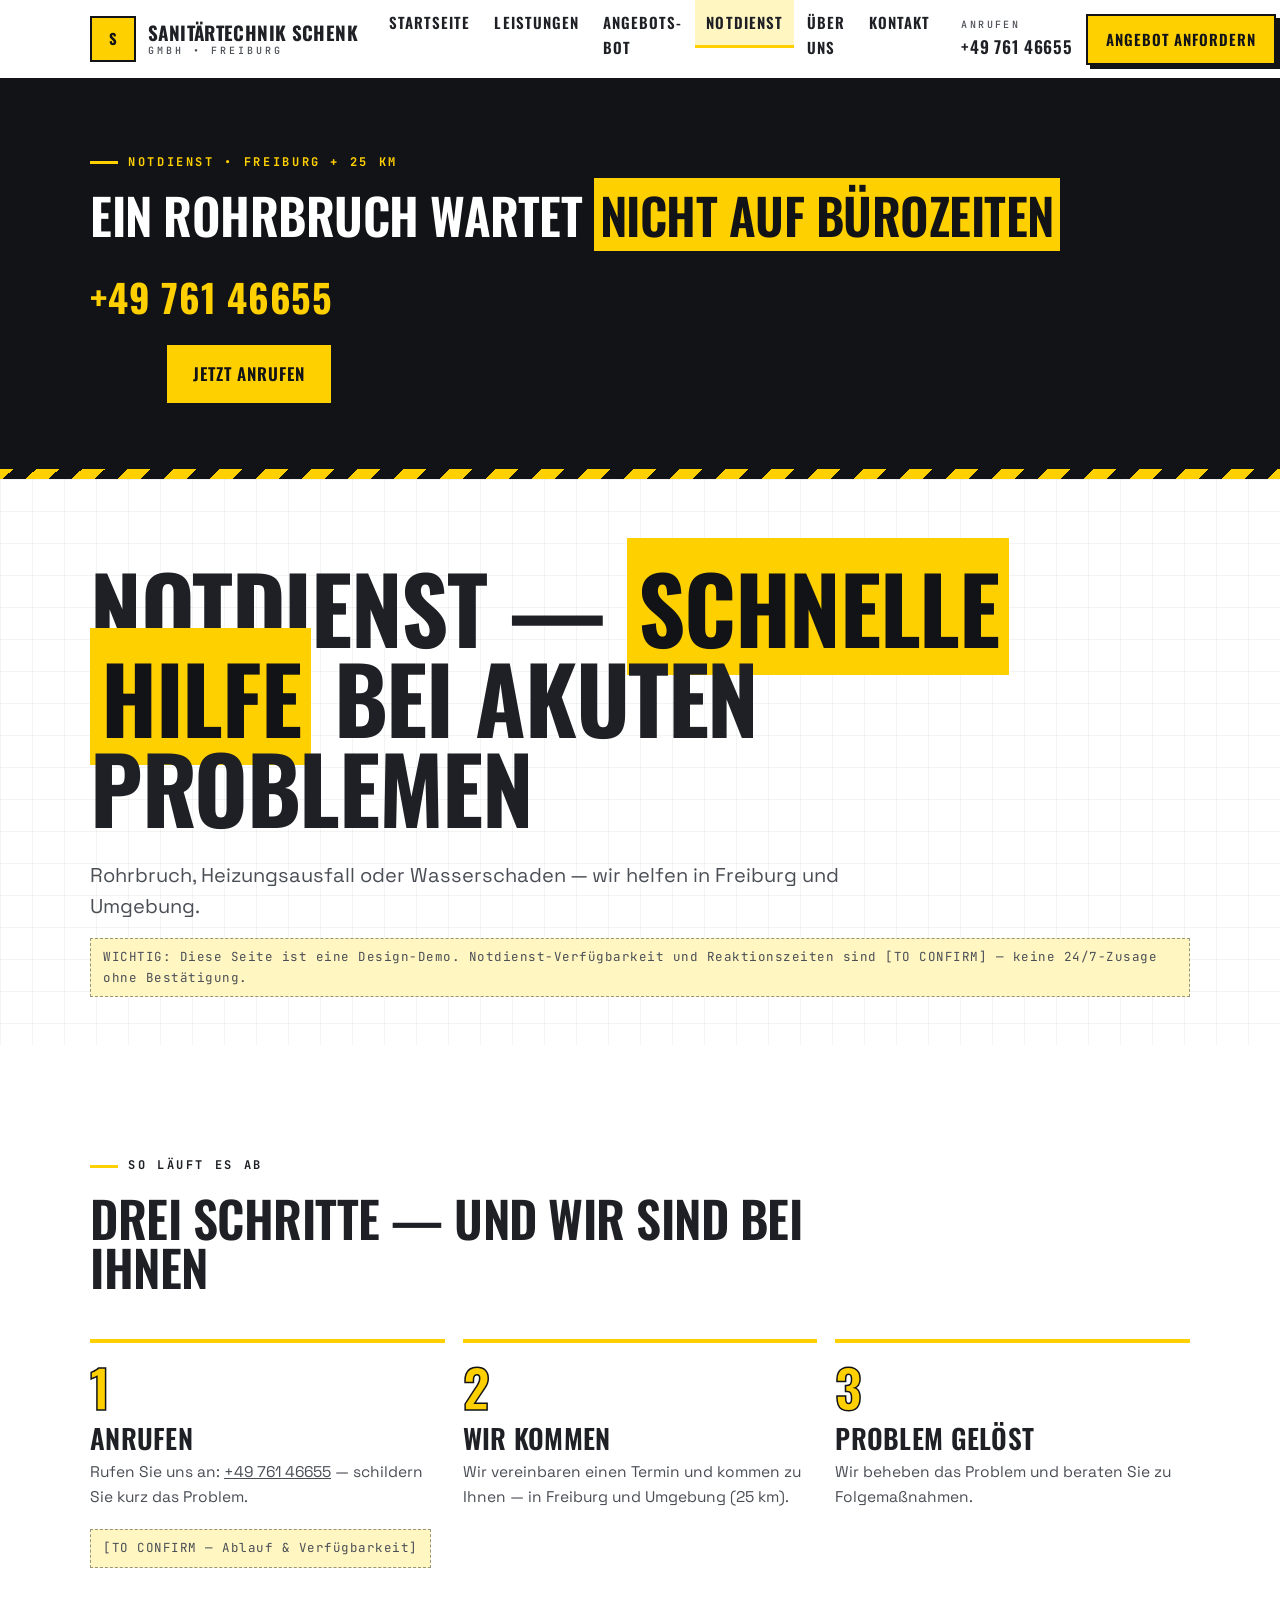
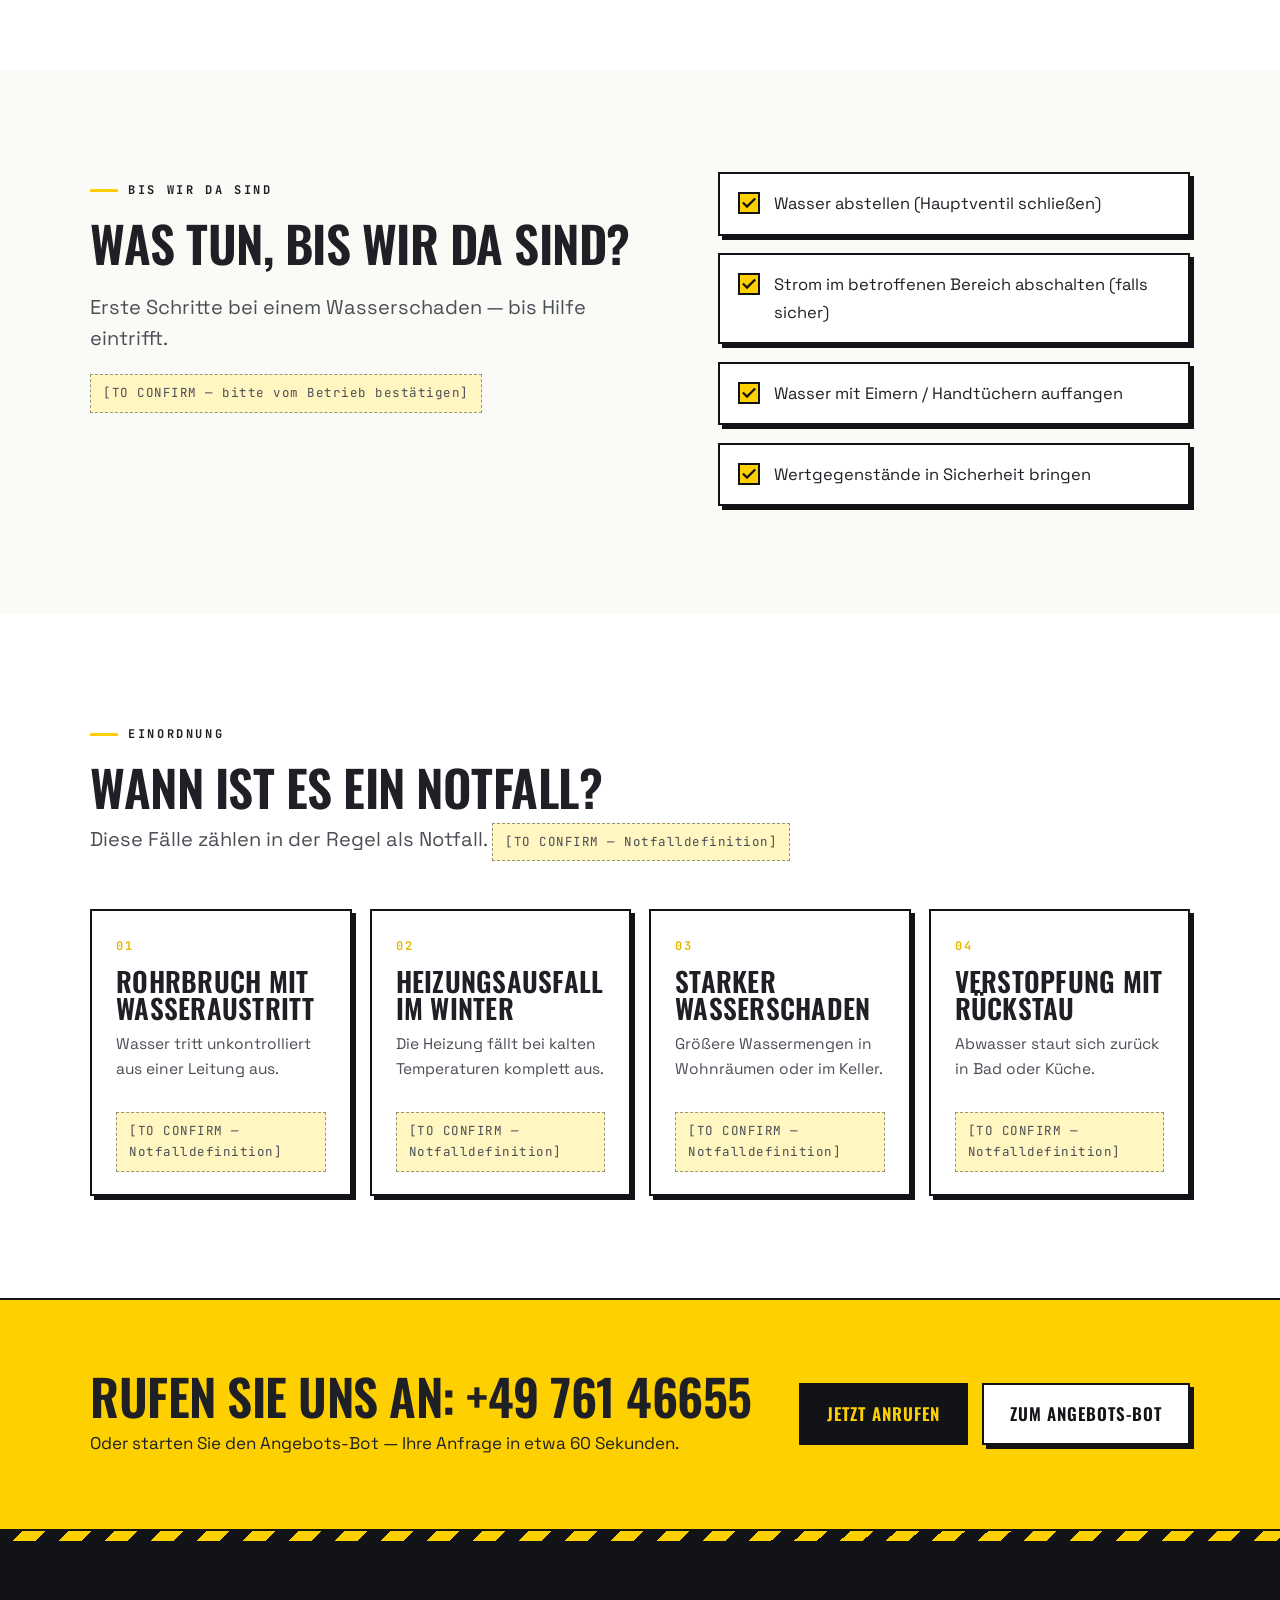
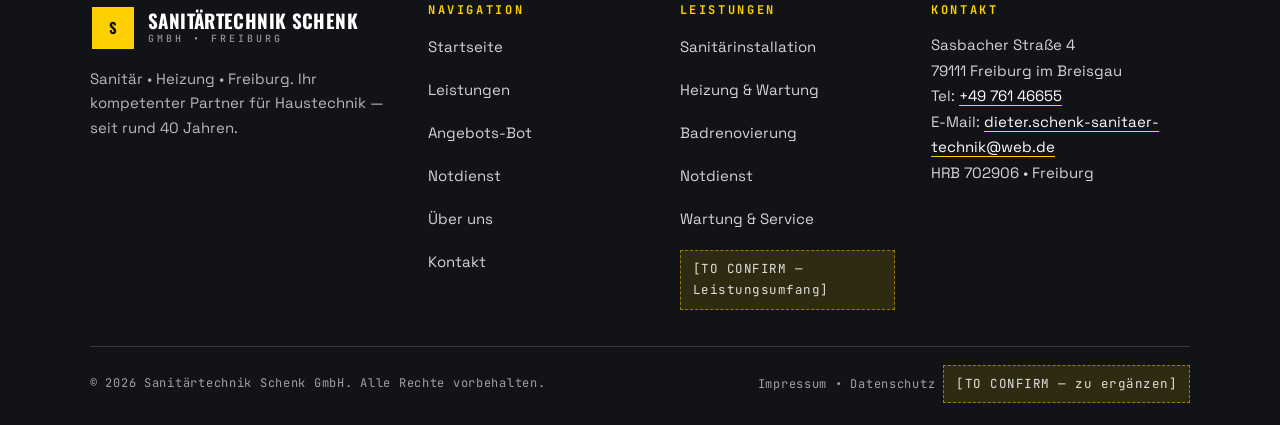
<file: notdienst/index.html>
<!DOCTYPE html>
<html lang="de">
<head>
<meta charset="UTF-8">
<meta name="viewport" content="width=device-width, initial-scale=1.0">
<title>Notdienst — Sanitärtechnik Schenk GmbH, Freiburg</title>
<meta name="description" content="Notdienst der Sanitärtechnik Schenk GmbH in Freiburg: Hilfe bei Rohrbruch, Heizungsausfall und Wasserschaden. Rufen Sie an: +49 761 46655. Verfügbarkeit und Reaktionszeiten [TO CONFIRM].">
<link rel="canonical" href="https://de-schenk-freiburg-proposal.vercel.app/notdienst/">
<meta property="og:title" content="Notdienst — Sanitärtechnik Schenk GmbH, Freiburg">
<meta property="og:type" content="website">
<link rel="icon" href="/assets/img/favicon.svg" type="image/svg+xml">
<link rel="stylesheet" href="/assets/css/style.css">
<script>document.documentElement.classList.add('js');</script>
</head>
<body>
<header class="site-header">
  <div class="header-inner">
    <a class="brand" href="/" aria-label="Sanitärtechnik Schenk GmbH — Startseite">
      <span class="brand-mark" aria-hidden="true"><svg viewBox="0 0 32 32" fill="none"><text x="16" y="23" text-anchor="middle" font-family="Oswald, sans-serif" font-weight="700" font-size="17" fill="#121316">S</text></svg></span>
      <span class="brand-name">Sanitärtechnik Schenk<small>GmbH • Freiburg</small></span>
    </a>
    <nav class="main-nav" id="main-nav" aria-label="Hauptnavigation">
      <ul>
        <li><a href="/">Startseite</a></li>
        <li><a href="/leistungen/">Leistungen</a></li>
        <li><a href="/angebots-bot/">Angebots-Bot</a></li>
        <li><a href="/notdienst/" aria-current="page">Notdienst</a></li>
        <li><a href="/ueber-uns/">Über uns</a></li>
        <li><a href="/kontakt/">Kontakt</a></li>
      </ul>
    </nav>
    <div class="header-actions">
      <a class="header-phone" href="tel:+4976146655"><span class="label">Anrufen</span>+49 761 46655</a>
      <a class="btn btn--sm" href="/angebots-bot/">Angebot anfordern</a>
      <a class="mobile-call" href="tel:+4976146655" aria-label="Jetzt anrufen: +49 761 46655"><svg viewBox="0 0 24 24" fill="none" aria-hidden="true"><path d="M5 4h4l2 5-2.5 1.5a11 11 0 0 0 5 5L15 13l5 2v4a2 2 0 0 1-2 2A16 16 0 0 1 3 6a2 2 0 0 1 2-2z" fill="currentColor"/></svg></a>
      <button class="nav-toggle" type="button" aria-expanded="false" aria-controls="main-nav" aria-label="Menü öffnen oder schließen"><span></span><span></span><span></span></button>
    </div>
  </div>
</header>

<main id="main">
  <!-- URGENCY BAND -->
  <section class="urgency-band section--grid-dark" aria-labelledby="urgency-h2">
    <div class="wrap">
      <div class="reveal">
        <p class="eyebrow eyebrow--on-dark">Notdienst • Freiburg + 25 km</p>
        <h2 id="urgency-h2">Ein Rohrbruch wartet <span class="hl">nicht auf Bürozeiten</span></h2>
      </div>
      <div class="reveal" style="text-align:right">
        <a class="phone-big" href="tel:+4976146655">+49 761 46655</a><br>
        <a class="btn" href="tel:+4976146655" style="margin-top:14px">Jetzt anrufen</a>
      </div>
    </div>
  </section>

  <section class="page-hero section--grid" aria-labelledby="page-h1">
    <div class="wrap">
      <h1 id="page-h1">Notdienst — <span class="hl">schnelle Hilfe</span> bei akuten Problemen</h1>
      <p class="lead">Rohrbruch, Heizungsausfall oder Wasserschaden — wir helfen in Freiburg und Umgebung.</p>
      <p style="margin-top:16px"><span class="confirm">WICHTIG: Diese Seite ist eine Design-Demo. Notdienst-Verfügbarkeit und Reaktionszeiten sind [TO CONFIRM] — keine 24/7-Zusage ohne Bestätigung.</span></p>
    </div>
  </section>

  <!-- STEPS -->
  <section class="section" aria-labelledby="steps-h2">
    <div class="wrap">
      <div class="sec-head reveal">
        <p class="eyebrow">So läuft es ab</p>
        <h2 id="steps-h2">Drei Schritte — und wir sind bei Ihnen</h2>
      </div>
      <div class="steps">
        <div class="step reveal"><div class="step-num">1</div><h3>Anrufen</h3><p>Rufen Sie uns an: <a href="tel:+4976146655">+49 761 46655</a> — schildern Sie kurz das Problem.</p></div>
        <div class="step reveal"><div class="step-num">2</div><h3>Wir kommen</h3><p>Wir vereinbaren einen Termin und kommen zu Ihnen — in Freiburg und Umgebung (25 km).</p></div>
        <div class="step reveal"><div class="step-num">3</div><h3>Problem gelöst</h3><p>Wir beheben das Problem und beraten Sie zu Folgemaßnahmen.</p></div>
      </div>
      <p style="margin-top:18px"><span class="confirm">[TO CONFIRM — Ablauf &amp; Verfügbarkeit]</span></p>
    </div>
  </section>

  <!-- FIRST AID -->
  <section class="section section--paper" aria-labelledby="firstaid-h2">
    <div class="wrap">
      <div class="split split--narrow">
        <div class="reveal">
          <p class="eyebrow">Bis wir da sind</p>
          <h2 id="firstaid-h2">Was tun, bis wir da sind?</h2>
          <p class="lead">Erste Schritte bei einem Wasserschaden — bis Hilfe eintrifft.</p>
          <p style="margin-top:14px"><span class="confirm">[TO CONFIRM — bitte vom Betrieb bestätigen]</span></p>
        </div>
        <ul class="checklist reveal" aria-label="Erste Schritte bei Wasserschaden">
          <li>Wasser abstellen (Hauptventil schließen)</li>
          <li>Strom im betroffenen Bereich abschalten (falls sicher)</li>
          <li>Wasser mit Eimern / Handtüchern auffangen</li>
          <li>Wertgegenstände in Sicherheit bringen</li>
        </ul>
      </div>
    </div>
  </section>

  <!-- WHEN IS IT AN EMERGENCY -->
  <section class="section" aria-labelledby="emergency-h2">
    <div class="wrap">
      <div class="sec-head reveal">
        <p class="eyebrow">Einordnung</p>
        <h2 id="emergency-h2">Wann ist es ein Notfall?</h2>
        <p class="lead">Diese Fälle zählen in der Regel als Notfall. <span class="confirm">[TO CONFIRM — Notfalldefinition]</span></p>
      </div>
      <div class="cards-4">
        <article class="card reveal"><div class="idx">01</div><h3>Rohrbruch mit Wasseraustritt</h3><p>Wasser tritt unkontrolliert aus einer Leitung aus.</p><span class="confirm">[TO CONFIRM — Notfalldefinition]</span></article>
        <article class="card reveal"><div class="idx">02</div><h3>Heizungsausfall im Winter</h3><p>Die Heizung fällt bei kalten Temperaturen komplett aus.</p><span class="confirm">[TO CONFIRM — Notfalldefinition]</span></article>
        <article class="card reveal"><div class="idx">03</div><h3>Starker Wasserschaden</h3><p>Größere Wassermengen in Wohnräumen oder im Keller.</p><span class="confirm">[TO CONFIRM — Notfalldefinition]</span></article>
        <article class="card reveal"><div class="idx">04</div><h3>Verstopfung mit Rückstau</h3><p>Abwasser staut sich zurück in Bad oder Küche.</p><span class="confirm">[TO CONFIRM — Notfalldefinition]</span></article>
      </div>
    </div>
  </section>

  <!-- CTA BAND -->
  <section class="cta-band" aria-labelledby="cta-h2">
    <div class="wrap">
      <div class="reveal">
        <h2 id="cta-h2">Rufen Sie uns an: +49 761 46655</h2>
        <p>Oder starten Sie den Angebots-Bot — Ihre Anfrage in etwa 60 Sekunden.</p>
      </div>
      <div class="btns reveal">
        <a class="btn btn--dark" href="tel:+4976146655">Jetzt anrufen</a>
        <a class="btn btn--ghost" href="/angebots-bot/">Zum Angebots-Bot</a>
      </div>
    </div>
  </section>
</main>

<footer class="site-footer">
  <div class="wrap">
    <div class="footer-grid">
      <div class="footer-brand">
        <a class="brand" href="/" aria-label="Sanitärtechnik Schenk GmbH — Startseite">
          <span class="brand-mark" aria-hidden="true"><svg viewBox="0 0 32 32" fill="none"><text x="16" y="23" text-anchor="middle" font-family="Oswald, sans-serif" font-weight="700" font-size="17" fill="#121316">S</text></svg></span>
          <span class="brand-name">Sanitärtechnik Schenk<small>GmbH • Freiburg</small></span>
        </a>
        <p>Sanitär • Heizung • Freiburg. Ihr kompetenter Partner für Haustechnik — seit rund 40 Jahren.</p>
      </div>
      <nav aria-label="Footer-Navigation">
        <h4>Navigation</h4>
        <ul>
          <li><a href="/">Startseite</a></li>
          <li><a href="/leistungen/">Leistungen</a></li>
          <li><a href="/angebots-bot/">Angebots-Bot</a></li>
          <li><a href="/notdienst/">Notdienst</a></li>
          <li><a href="/ueber-uns/">Über uns</a></li>
          <li><a href="/kontakt/">Kontakt</a></li>
        </ul>
      </nav>
      <nav aria-label="Footer-Leistungen">
        <h4>Leistungen</h4>
        <ul>
          <li><a href="/leistungen/">Sanitärinstallation</a></li>
          <li><a href="/leistungen/">Heizung &amp; Wartung</a></li>
          <li><a href="/leistungen/">Badrenovierung</a></li>
          <li><a href="/notdienst/">Notdienst</a></li>
          <li><a href="/leistungen/">Wartung &amp; Service</a></li>
        </ul>
        <p style="margin-top:12px"><span class="confirm confirm--dark">[TO CONFIRM — Leistungsumfang]</span></p>
      </nav>
      <div>
        <h4>Kontakt</h4>
        <address>
          Sasbacher Straße 4<br>
          79111 Freiburg im Breisgau<br>
          Tel: <a href="tel:+4976146655">+49 761 46655</a><br>
          E-Mail: <a href="mailto:dieter.schenk-sanitaer-technik@web.de">dieter.schenk-sanitaer-technik@web.de</a><br>
          HRB 702906 • Freiburg
        </address>
      </div>
    </div>
    <div class="footer-bottom">
      <span>© 2026 Sanitärtechnik Schenk GmbH. Alle Rechte vorbehalten.</span>
      <span class="legal">Impressum • Datenschutz <span class="confirm confirm--dark">[TO CONFIRM — zu ergänzen]</span></span>
    </div>
  </div>
</footer>

<script src="/assets/js/site-config.js"></script>
<script src="/assets/js/main.js"></script>
</body>
</html>
</file>
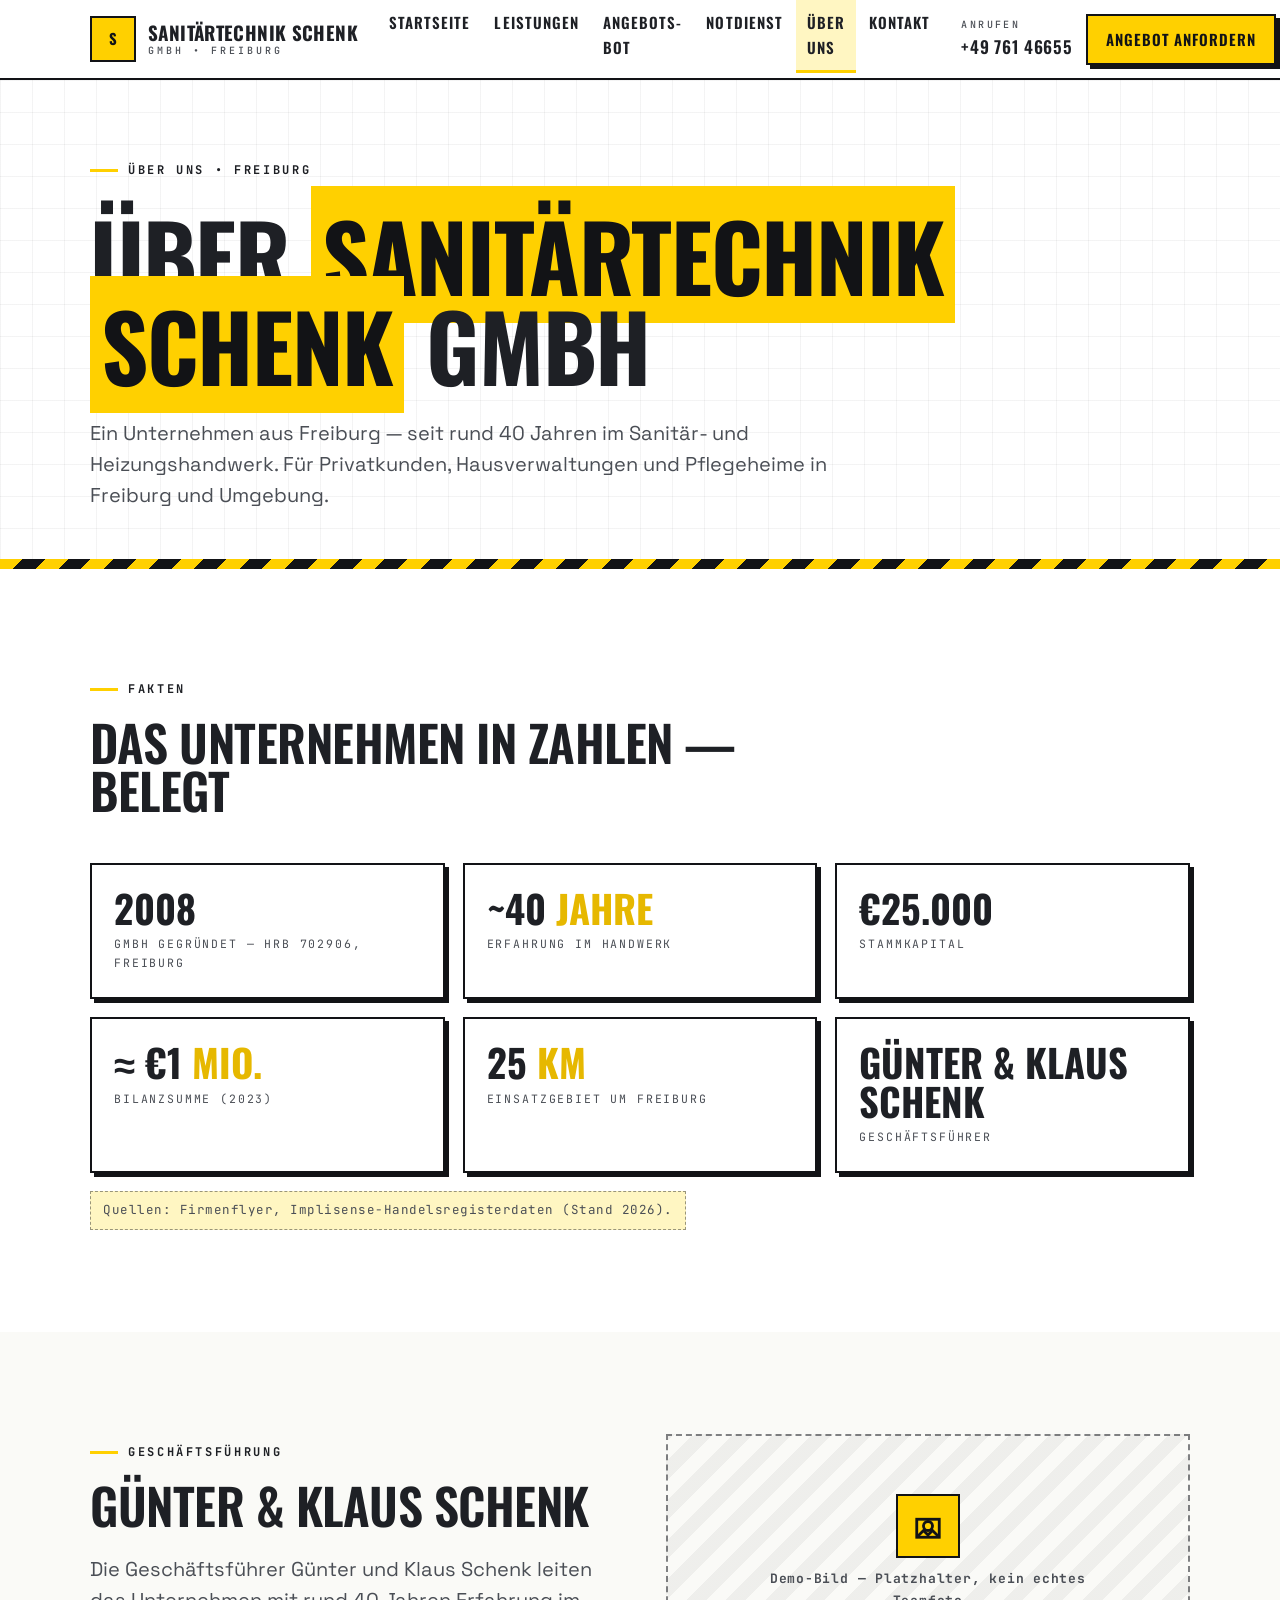
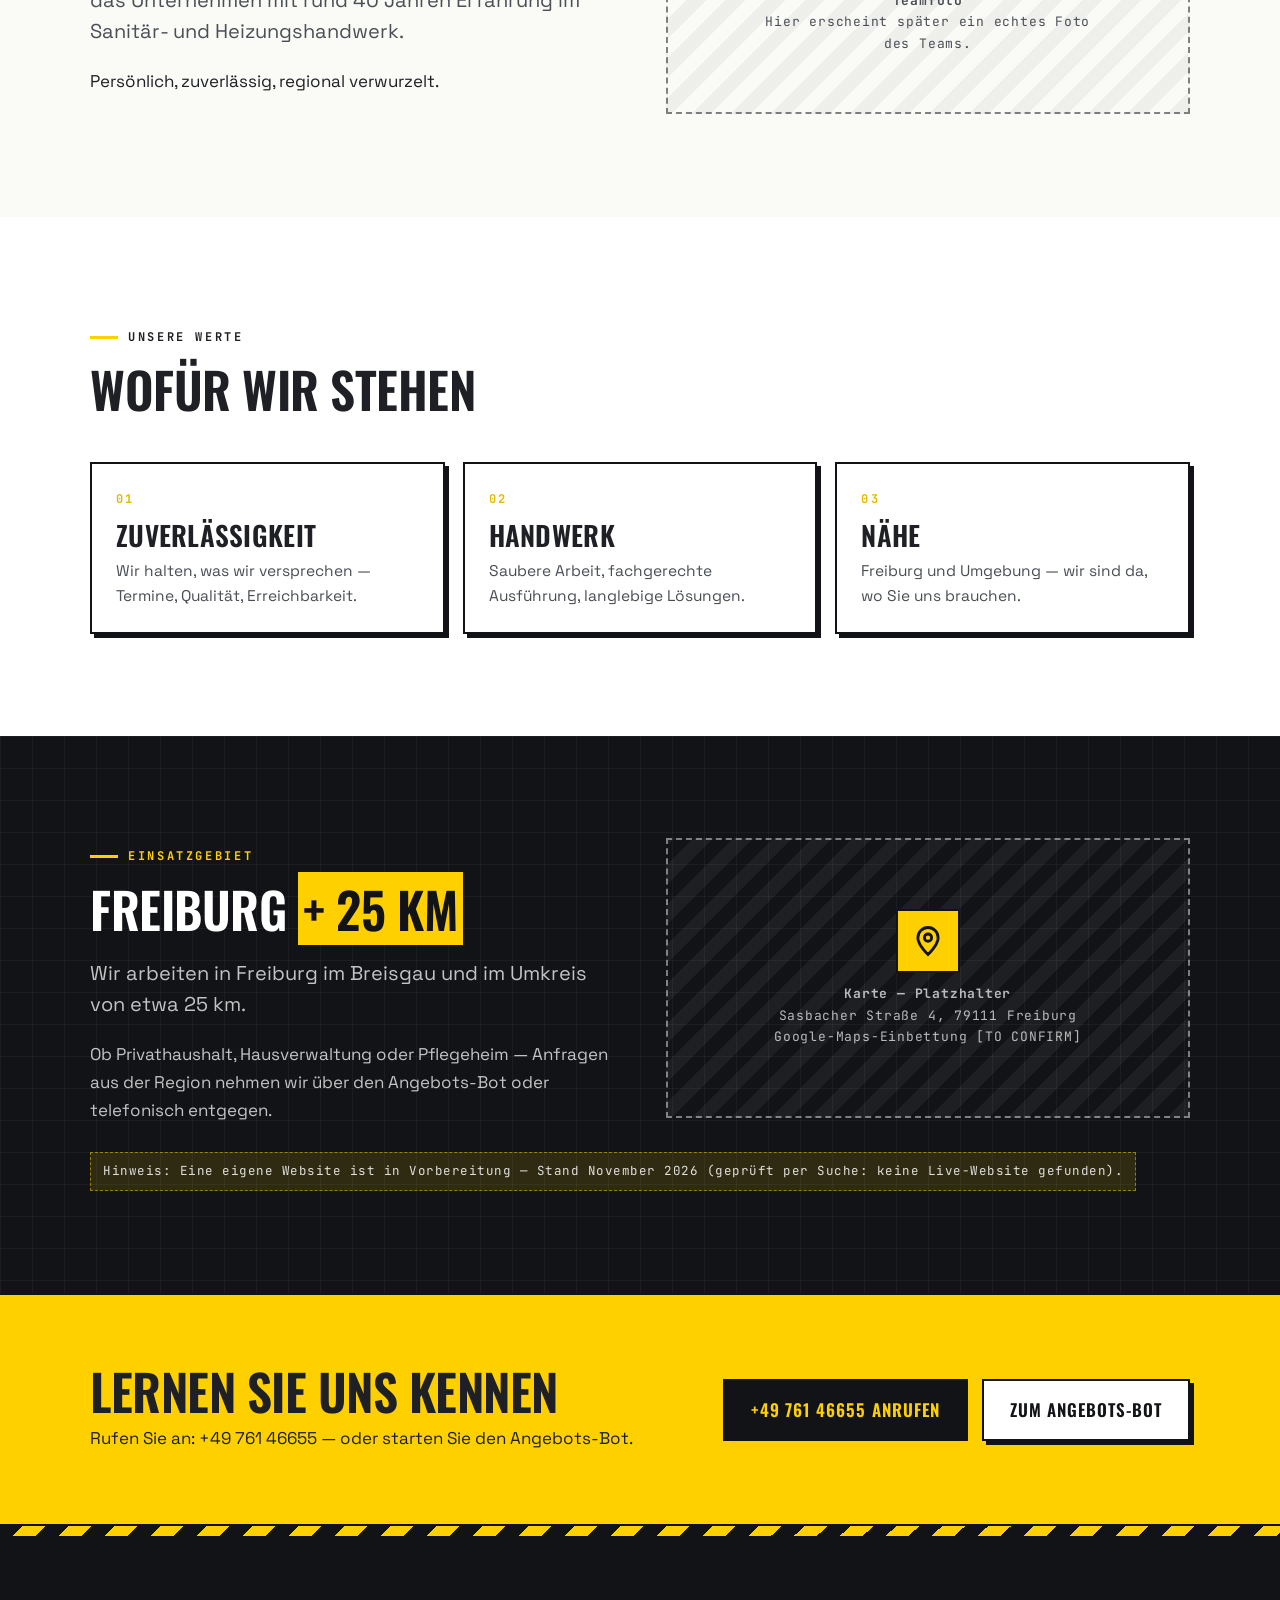
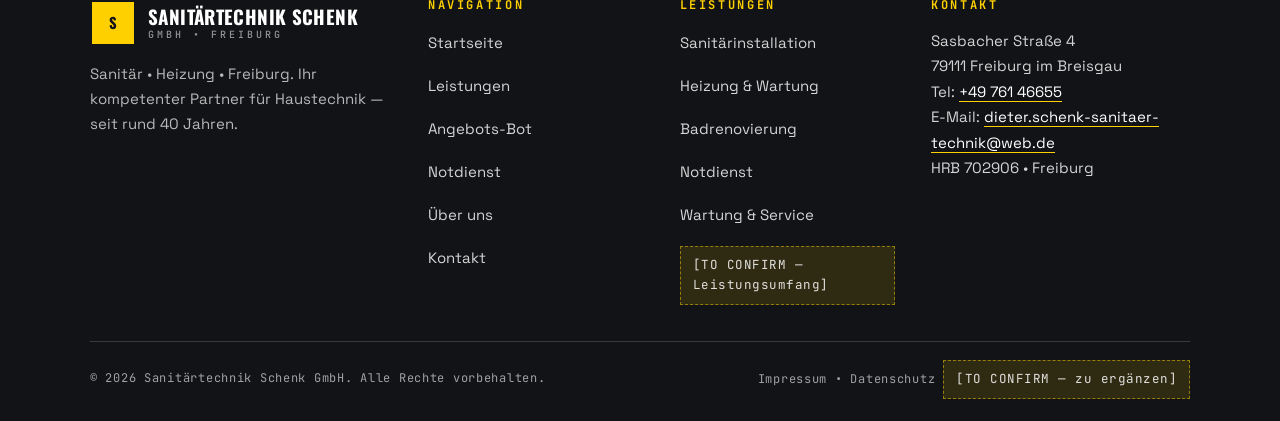
<file: ueber-uns/index.html>
<!DOCTYPE html>
<html lang="de">
<head>
<meta charset="UTF-8">
<meta name="viewport" content="width=device-width, initial-scale=1.0">
<title>Über uns — Sanitärtechnik Schenk GmbH, Freiburg</title>
<meta name="description" content="Über die Sanitärtechnik Schenk GmbH in Freiburg: GmbH seit 2008 (HRB 702906), rund 40 Jahre Erfahrung, Geschäftsführer Günter & Klaus Schenk, Einsatzgebiet Freiburg + 25 km.">
<link rel="canonical" href="https://de-schenk-freiburg-proposal.vercel.app/ueber-uns/">
<meta property="og:title" content="Über uns — Sanitärtechnik Schenk GmbH, Freiburg">
<meta property="og:type" content="website">
<link rel="icon" href="/assets/img/favicon.svg" type="image/svg+xml">
<link rel="stylesheet" href="/assets/css/style.css">
<script>document.documentElement.classList.add('js');</script>
</head>
<body>
<header class="site-header">
  <div class="header-inner">
    <a class="brand" href="/" aria-label="Sanitärtechnik Schenk GmbH — Startseite">
      <span class="brand-mark" aria-hidden="true"><svg viewBox="0 0 32 32" fill="none"><text x="16" y="23" text-anchor="middle" font-family="Oswald, sans-serif" font-weight="700" font-size="17" fill="#121316">S</text></svg></span>
      <span class="brand-name">Sanitärtechnik Schenk<small>GmbH • Freiburg</small></span>
    </a>
    <nav class="main-nav" id="main-nav" aria-label="Hauptnavigation">
      <ul>
        <li><a href="/">Startseite</a></li>
        <li><a href="/leistungen/">Leistungen</a></li>
        <li><a href="/angebots-bot/">Angebots-Bot</a></li>
        <li><a href="/notdienst/">Notdienst</a></li>
        <li><a href="/ueber-uns/" aria-current="page">Über uns</a></li>
        <li><a href="/kontakt/">Kontakt</a></li>
      </ul>
    </nav>
    <div class="header-actions">
      <a class="header-phone" href="tel:+4976146655"><span class="label">Anrufen</span>+49 761 46655</a>
      <a class="btn btn--sm" href="/angebots-bot/">Angebot anfordern</a>
      <a class="mobile-call" href="tel:+4976146655" aria-label="Jetzt anrufen: +49 761 46655"><svg viewBox="0 0 24 24" fill="none" aria-hidden="true"><path d="M5 4h4l2 5-2.5 1.5a11 11 0 0 0 5 5L15 13l5 2v4a2 2 0 0 1-2 2A16 16 0 0 1 3 6a2 2 0 0 1 2-2z" fill="currentColor"/></svg></a>
      <button class="nav-toggle" type="button" aria-expanded="false" aria-controls="main-nav" aria-label="Menü öffnen oder schließen"><span></span><span></span><span></span></button>
    </div>
  </div>
</header>

<main id="main">
  <section class="page-hero section--grid" aria-labelledby="page-h1">
    <div class="wrap">
      <p class="eyebrow">Über uns • Freiburg</p>
      <h1 id="page-h1">Über <span class="hl">Sanitärtechnik Schenk</span> GmbH</h1>
      <p class="lead">Ein Unternehmen aus Freiburg — seit rund 40 Jahren im Sanitär- und Heizungshandwerk. Für Privatkunden, Hausverwaltungen und Pflegeheime in Freiburg und Umgebung.</p>
    </div>
  </section>

  <div class="hazard" aria-hidden="true"></div>

  <!-- FACTS -->
  <section class="section" aria-labelledby="facts-h2">
    <div class="wrap">
      <div class="sec-head reveal">
        <p class="eyebrow">Fakten</p>
        <h2 id="facts-h2">Das Unternehmen in Zahlen — belegt</h2>
      </div>
      <div class="facts">
        <div class="fact reveal"><div class="big">2008</div><div class="cap">GmbH gegründet — HRB 702906, Freiburg</div></div>
        <div class="fact reveal"><div class="big">~40 <span>Jahre</span></div><div class="cap">Erfahrung im Handwerk</div></div>
        <div class="fact reveal"><div class="big">€25.000</div><div class="cap">Stammkapital</div></div>
        <div class="fact reveal"><div class="big">≈ €1 <span>Mio.</span></div><div class="cap">Bilanzsumme (2023)</div></div>
        <div class="fact reveal"><div class="big">25 <span>km</span></div><div class="cap">Einsatzgebiet um Freiburg</div></div>
        <div class="fact reveal"><div class="big">Günter &amp; Klaus Schenk</div><div class="cap">Geschäftsführer</div></div>
      </div>
      <p style="margin-top:18px"><span class="confirm">Quellen: Firmenflyer, Implisense-Handelsregisterdaten (Stand 2026).</span></p>
    </div>
  </section>

  <!-- GESCHÄFTSFÜHRUNG -->
  <section class="section section--paper" aria-labelledby="mgmt-h2">
    <div class="wrap">
      <div class="split">
        <div class="reveal">
          <p class="eyebrow">Geschäftsführung</p>
          <h2 id="mgmt-h2">Günter &amp; Klaus Schenk</h2>
          <p class="lead">Die Geschäftsführer Günter und Klaus Schenk leiten das Unternehmen mit rund 40 Jahren Erfahrung im Sanitär- und Heizungshandwerk.</p>
          <p>Persönlich, zuverlässig, regional verwurzelt.</p>
        </div>
        <div class="ph-frame reveal" role="img" aria-label="Demo-Bild — Platzhalter, kein echtes Teamfoto">
          <span class="ph-mark" aria-hidden="true"><svg viewBox="0 0 32 32" width="36" height="36" fill="none"><rect x="6" y="10" width="20" height="16" stroke="#121316" stroke-width="2.5"/><circle cx="16" cy="16" r="4" stroke="#121316" stroke-width="2.5"/><path d="M6 26l6-6 4 4 4-4 6 6" stroke="#121316" stroke-width="2.5"/></svg></span>
          <p><strong>Demo-Bild — Platzhalter, kein echtes Teamfoto</strong><br>Hier erscheint später ein echtes Foto des Teams.</p>
        </div>
      </div>
    </div>
  </section>

  <!-- WERTE -->
  <section class="section" aria-labelledby="values-h2">
    <div class="wrap">
      <div class="sec-head reveal">
        <p class="eyebrow">Unsere Werte</p>
        <h2 id="values-h2">Wofür wir stehen</h2>
      </div>
      <div class="cards-3">
        <article class="card reveal"><div class="idx">01</div><h3>Zuverlässigkeit</h3><p>Wir halten, was wir versprechen — Termine, Qualität, Erreichbarkeit.</p></article>
        <article class="card reveal"><div class="idx">02</div><h3>Handwerk</h3><p>Saubere Arbeit, fachgerechte Ausführung, langlebige Lösungen.</p></article>
        <article class="card reveal"><div class="idx">03</div><h3>Nähe</h3><p>Freiburg und Umgebung — wir sind da, wo Sie uns brauchen.</p></article>
      </div>
    </div>
  </section>

  <!-- EINSATZGEBIET -->
  <section class="section section--dark section--grid-dark" aria-labelledby="area-h2">
    <div class="wrap">
      <div class="split">
        <div class="reveal">
          <p class="eyebrow eyebrow--on-dark">Einsatzgebiet</p>
          <h2 id="area-h2" style="color:#fff">Freiburg <span class="hl">+ 25 km</span></h2>
          <p class="lead">Wir arbeiten in Freiburg im Breisgau und im Umkreis von etwa 25 km.</p>
          <p style="color:rgba(255,255,255,.75)">Ob Privathaushalt, Hausverwaltung oder Pflegeheim — Anfragen aus der Region nehmen wir über den Angebots-Bot oder telefonisch entgegen.</p>
        </div>
        <div class="ph-frame ph-frame--dark reveal" role="img" aria-label="Karte — Platzhalter, Sasbacher Straße 4, 79111 Freiburg">
          <span class="ph-mark" aria-hidden="true"><svg viewBox="0 0 32 32" width="36" height="36" fill="none"><path d="M16 28s-9-8.2-9-15a9 9 0 1 1 18 0c0 6.8-9 15-9 15z" stroke="#121316" stroke-width="2.5"/><circle cx="16" cy="13" r="3.2" stroke="#121316" stroke-width="2.5"/></svg></span>
          <p><strong>Karte — Platzhalter</strong><br>Sasbacher Straße 4, 79111 Freiburg<br>Google-Maps-Einbettung [TO CONFIRM]</p>
        </div>
      </div>
      <p style="margin-top:28px"><span class="confirm confirm--dark">Hinweis: Eine eigene Website ist in Vorbereitung — Stand November 2026 (geprüft per Suche: keine Live-Website gefunden).</span></p>
    </div>
  </section>

  <!-- CTA -->
  <section class="cta-band" aria-labelledby="cta-h2">
    <div class="wrap">
      <div class="reveal">
        <h2 id="cta-h2">Lernen Sie uns kennen</h2>
        <p>Rufen Sie an: +49 761 46655 — oder starten Sie den Angebots-Bot.</p>
      </div>
      <div class="btns reveal">
        <a class="btn btn--dark" href="tel:+4976146655">+49 761 46655 anrufen</a>
        <a class="btn btn--ghost" href="/angebots-bot/">Zum Angebots-Bot</a>
      </div>
    </div>
  </section>
</main>

<footer class="site-footer">
  <div class="wrap">
    <div class="footer-grid">
      <div class="footer-brand">
        <a class="brand" href="/" aria-label="Sanitärtechnik Schenk GmbH — Startseite">
          <span class="brand-mark" aria-hidden="true"><svg viewBox="0 0 32 32" fill="none"><text x="16" y="23" text-anchor="middle" font-family="Oswald, sans-serif" font-weight="700" font-size="17" fill="#121316">S</text></svg></span>
          <span class="brand-name">Sanitärtechnik Schenk<small>GmbH • Freiburg</small></span>
        </a>
        <p>Sanitär • Heizung • Freiburg. Ihr kompetenter Partner für Haustechnik — seit rund 40 Jahren.</p>
      </div>
      <nav aria-label="Footer-Navigation">
        <h4>Navigation</h4>
        <ul>
          <li><a href="/">Startseite</a></li>
          <li><a href="/leistungen/">Leistungen</a></li>
          <li><a href="/angebots-bot/">Angebots-Bot</a></li>
          <li><a href="/notdienst/">Notdienst</a></li>
          <li><a href="/ueber-uns/">Über uns</a></li>
          <li><a href="/kontakt/">Kontakt</a></li>
        </ul>
      </nav>
      <nav aria-label="Footer-Leistungen">
        <h4>Leistungen</h4>
        <ul>
          <li><a href="/leistungen/">Sanitärinstallation</a></li>
          <li><a href="/leistungen/">Heizung &amp; Wartung</a></li>
          <li><a href="/leistungen/">Badrenovierung</a></li>
          <li><a href="/notdienst/">Notdienst</a></li>
          <li><a href="/leistungen/">Wartung &amp; Service</a></li>
        </ul>
        <p style="margin-top:12px"><span class="confirm confirm--dark">[TO CONFIRM — Leistungsumfang]</span></p>
      </nav>
      <div>
        <h4>Kontakt</h4>
        <address>
          Sasbacher Straße 4<br>
          79111 Freiburg im Breisgau<br>
          Tel: <a href="tel:+4976146655">+49 761 46655</a><br>
          E-Mail: <a href="mailto:dieter.schenk-sanitaer-technik@web.de">dieter.schenk-sanitaer-technik@web.de</a><br>
          HRB 702906 • Freiburg
        </address>
      </div>
    </div>
    <div class="footer-bottom">
      <span>© 2026 Sanitärtechnik Schenk GmbH. Alle Rechte vorbehalten.</span>
      <span class="legal">Impressum • Datenschutz <span class="confirm confirm--dark">[TO CONFIRM — zu ergänzen]</span></span>
    </div>
  </div>
</footer>

<script src="/assets/js/site-config.js"></script>
<script src="/assets/js/main.js"></script>
</body>
</html>
</file>
<file: assets/css/style.css>
/* ============================================================
   Sanitärtechnik Schenk GmbH — "Meisterwerk Industrial Precision"
   Design system (from STITCH-EXPORT.md):
   Safety Yellow #FFD000 / Charcoal #1E2025 / Deep Yellow #E6B800
   Near Black #121316 / White. Oswald (display) / Space Grotesk
   (body) / JetBrains Mono (labels). Self-hosted fonts only.
   ============================================================ */

/* ---------- Fonts (self-hosted, latin subsets) ---------- */
@font-face{font-family:'Oswald';font-style:normal;font-weight:500;font-display:swap;src:url('/assets/fonts/oswald-500.woff2') format('woff2')}
@font-face{font-family:'Oswald';font-style:normal;font-weight:600;font-display:swap;src:url('/assets/fonts/oswald-600.woff2') format('woff2')}
@font-face{font-family:'Oswald';font-style:normal;font-weight:700;font-display:swap;src:url('/assets/fonts/oswald-700.woff2') format('woff2')}
@font-face{font-family:'Space Grotesk';font-style:normal;font-weight:400;font-display:swap;src:url('/assets/fonts/space-grotesk-400.woff2') format('woff2')}
@font-face{font-family:'Space Grotesk';font-style:normal;font-weight:500;font-display:swap;src:url('/assets/fonts/space-grotesk-500.woff2') format('woff2')}
@font-face{font-family:'Space Grotesk';font-style:normal;font-weight:700;font-display:swap;src:url('/assets/fonts/space-grotesk-700.woff2') format('woff2')}
@font-face{font-family:'JetBrains Mono';font-style:normal;font-weight:400;font-display:swap;src:url('/assets/fonts/jetbrains-mono-400.woff2') format('woff2')}
@font-face{font-family:'JetBrains Mono';font-style:normal;font-weight:500;font-display:swap;src:url('/assets/fonts/jetbrains-mono-500.woff2') format('woff2')}
@font-face{font-family:'JetBrains Mono';font-style:normal;font-weight:700;font-display:swap;src:url('/assets/fonts/jetbrains-mono-700.woff2') format('woff2')}

/* ---------- Tokens ---------- */
:root{
  --yellow:#FFD000;
  --yellow-deep:#E6B800;
  --charcoal:#1E2025;
  --near-black:#121316;
  --white:#FFFFFF;
  --paper:#FAFAF7;
  --ink:#1E2025;
  --muted:#4A4E55;
  --line:#1E2025;
  --hairline:rgba(30,32,37,.16);
  --yellow-tint:#FFF6C2;
  --font-display:'Oswald', 'Arial Narrow', sans-serif;
  --font-body:'Space Grotesk', 'Segoe UI', sans-serif;
  --font-mono:'JetBrains Mono', ui-monospace, monospace;
  --wrap:1140px;
  --gutter:20px;
  --ease-out:cubic-bezier(.16,1,.3,1);
  --shadow-hard:6px 6px 0 var(--near-black);
  --shadow-hard-sm:4px 4px 0 var(--near-black);
}

/* ---------- Base ---------- */
*,*::before,*::after{box-sizing:border-box}
html{scroll-behavior:smooth}
.skip-link{position:absolute;width:1px;height:1px;overflow:hidden;clip-path:inset(50%);white-space:nowrap;background:var(--yellow);color:var(--near-black);font-family:var(--font-display);font-weight:600;text-transform:uppercase;padding:12px 18px;z-index:100}
.skip-link:focus{position:fixed;top:8px;left:8px;width:auto;height:auto;clip-path:none}
body{
  margin:0;
  font-family:var(--font-body);
  font-size:17px;
  line-height:1.65;
  color:var(--ink);
  background:var(--white);
  -webkit-font-smoothing:antialiased;
}
body::before{ /* first CSS rule sets the page background — no white flash */
  content:"";display:block;height:0;background:var(--white);
}
::selection{background:var(--yellow);color:var(--near-black)}
img,svg{display:block;max-width:100%}
a{color:inherit}
a:focus-visible,button:focus-visible,input:focus-visible,select:focus-visible,textarea:focus-visible{
  outline:3px solid var(--yellow);
  outline-offset:2px;
}
.dark a:focus-visible,.dark button:focus-visible{outline-color:var(--yellow)}
h1,h2,h3,h4{
  font-family:var(--font-display);
  font-weight:600;
  text-transform:uppercase;
  line-height:.98;
  letter-spacing:-.01em;
  margin:0 0 .5em;
}
h1{font-size:clamp(2.75rem,7.2vw,5.75rem);font-weight:700;letter-spacing:-.015em}
h2{font-size:clamp(1.9rem,4.4vw,3.1rem)}
h3{font-size:clamp(1.35rem,2.6vw,1.7rem);letter-spacing:.01em}
p{margin:0 0 1em}
p:last-child{margin-bottom:0}
ul,ol{margin:0 0 1em;padding-left:1.25em}
li{margin-bottom:.35em}
.lead{font-size:clamp(1.05rem,2vw,1.25rem);line-height:1.55;color:var(--muted);max-width:62ch}
.wrap{max-width:var(--wrap);margin:0 auto;padding-left:var(--gutter);padding-right:var(--gutter)}
.section{padding:clamp(56px,8vw,104px) 0}
.section--dark{background:var(--near-black);color:var(--white)}
.section--dark .lead{color:rgba(255,255,255,.75)}
.section--paper{background:var(--paper)}
.section--grid{
  background-color:var(--white);
  background-image:
    linear-gradient(rgba(30,32,37,.05) 1px,transparent 1px),
    linear-gradient(90deg,rgba(30,32,37,.05) 1px,transparent 1px);
  background-size:32px 32px;
}
.section--grid-dark{
  background-color:var(--near-black);
  background-image:
    linear-gradient(rgba(255,255,255,.045) 1px,transparent 1px),
    linear-gradient(90deg,rgba(255,255,255,.045) 1px,transparent 1px);
  background-size:32px 32px;
}

/* ---------- Labels / eyebrows ---------- */
.label{
  font-family:var(--font-mono);
  font-size:12px;
  font-weight:500;
  letter-spacing:.22em;
  text-transform:uppercase;
  color:var(--muted);
}
.label--yellow{color:var(--yellow)}
.label--on-dark{color:rgba(255,255,255,.65)}
.eyebrow{
  font-family:var(--font-mono);
  font-size:12px;
  font-weight:700;
  letter-spacing:.22em;
  text-transform:uppercase;
  color:var(--charcoal);
  display:inline-flex;
  align-items:center;
  gap:10px;
  margin-bottom:18px;
}
.eyebrow::before{content:"";width:28px;height:3px;background:var(--yellow);flex:none}
.eyebrow--on-dark{color:var(--yellow)}
.eyebrow--on-dark::before{background:var(--yellow)}
.hl{background:var(--yellow);color:var(--near-black);padding:0 .12em;box-decoration-break:clone;-webkit-box-decoration-break:clone}
.hl--white{background:var(--white)}
.confirm{
  font-family:var(--font-mono);
  font-size:12.5px;
  letter-spacing:.04em;
  color:var(--muted);
  background:var(--yellow-tint);
  border:1px dashed rgba(30,32,37,.45);
  padding:8px 12px;
  display:inline-block;
}
.confirm--dark{background:rgba(255,208,0,.12);border-color:rgba(255,208,0,.5);color:rgba(255,255,255,.85)}

/* ---------- Hazard stripe ---------- */
.hazard{
  height:10px;
  background:repeating-linear-gradient(-45deg,var(--yellow) 0 16px,var(--near-black) 16px 32px);
}
.hazard--thin{height:6px}

/* ---------- Buttons ---------- */
.btn{
  display:inline-flex;
  align-items:center;
  justify-content:center;
  gap:10px;
  font-family:var(--font-display);
  font-weight:600;
  font-size:17px;
  letter-spacing:.06em;
  text-transform:uppercase;
  text-decoration:none;
  padding:15px 26px;
  min-height:52px;
  border:2px solid var(--near-black);
  background:var(--yellow);
  color:var(--near-black);
  cursor:pointer;
  transition:transform .18s var(--ease-out),box-shadow .18s var(--ease-out),background .18s;
  box-shadow:var(--shadow-hard-sm);
}
.btn:hover{background:var(--yellow-deep);transform:translate(-1px,-1px);box-shadow:5px 5px 0 var(--near-black)}
.btn:active{transform:translate(2px,2px);box-shadow:2px 2px 0 var(--near-black)}
.btn--dark{background:var(--near-black);color:var(--yellow);border-color:var(--near-black);box-shadow:4px 4px 0 rgba(255,208,0,.9)}
.btn--dark:hover{background:var(--charcoal);box-shadow:5px 5px 0 rgba(255,208,0,.9)}
.btn--ghost{background:var(--white);color:var(--near-black);box-shadow:var(--shadow-hard-sm)}
.btn--ghost:hover{background:#F2F2EE}
.btn--on-dark{border-color:var(--yellow)}
.btn--sm{padding:11px 18px;min-height:46px;font-size:15px}
.btn--block{width:100%}
.btn[disabled]{opacity:.55;cursor:not-allowed;transform:none}

/* ---------- Header ---------- */
.site-header{
  position:sticky;top:0;z-index:60;
  background:var(--white);
  border-bottom:2px solid var(--near-black);
}
.header-inner{
  max-width:var(--wrap);margin:0 auto;
  padding:0 var(--gutter);
  display:flex;align-items:center;gap:20px;
  min-height:72px;
}
.brand{display:flex;align-items:center;gap:12px;text-decoration:none;flex:none}
.brand-mark{
  width:46px;height:46px;flex:none;
  background:var(--yellow);
  border:2px solid var(--near-black);
  display:flex;align-items:center;justify-content:center;
}
.brand-mark svg{width:28px;height:28px}
.brand-name{
  font-family:var(--font-display);
  font-weight:700;
  font-size:19px;
  line-height:1;
  letter-spacing:.02em;
  text-transform:uppercase;
  color:var(--charcoal);
}
.brand-name small{
  display:block;
  font-family:var(--font-mono);
  font-weight:500;
  font-size:10px;
  letter-spacing:.3em;
  color:var(--muted);
  margin-top:4px;
}
.main-nav{margin-left:auto}
.main-nav ul{
  display:flex;gap:2px;list-style:none;margin:0;padding:0;
}
.main-nav a{
  display:block;
  font-family:var(--font-display);
  font-weight:600;
  font-size:15px;
  letter-spacing:.07em;
  text-transform:uppercase;
  text-decoration:none;
  color:var(--charcoal);
  padding:10px 11px;
  border-bottom:3px solid transparent;
}
.main-nav a:hover{border-bottom-color:var(--yellow)}
.main-nav a[aria-current="page"]{border-bottom-color:var(--yellow);background:var(--yellow-tint)}
.header-actions{display:flex;align-items:center;gap:14px;flex:none}
.header-phone{
  font-family:var(--font-display);
  font-weight:600;
  font-size:17px;
  letter-spacing:.04em;
  text-decoration:none;
  color:var(--charcoal);
  white-space:nowrap;
}
.header-phone:hover{color:var(--yellow-deep)}
.header-phone .label{display:block;font-size:10px;letter-spacing:.24em;color:var(--muted)}
.nav-toggle{
  display:none;
  width:48px;height:48px;
  background:var(--white);
  border:2px solid var(--near-black);
  cursor:pointer;
  align-items:center;justify-content:center;
  flex-direction:column;gap:5px;
}
.nav-toggle span{display:block;width:22px;height:3px;background:var(--near-black);transition:transform .2s var(--ease-out),opacity .2s}
.nav-toggle[aria-expanded="true"] span:nth-child(1){transform:translateY(8px) rotate(45deg)}
.nav-toggle[aria-expanded="true"] span:nth-child(2){opacity:0}
.nav-toggle[aria-expanded="true"] span:nth-child(3){transform:translateY(-8px) rotate(-45deg)}
.mobile-call{display:none}

/* ---------- Hero ---------- */
.hero{padding:clamp(48px,7vw,96px) 0 clamp(40px,5vw,72px)}
.hero-grid{display:grid;grid-template-columns:1.15fr .85fr;gap:clamp(28px,4vw,56px);align-items:start}
.hero h1{margin:.15em 0 .35em}
.hero .lead{margin-bottom:28px}
.hero-ctas{display:flex;flex-wrap:wrap;gap:14px;margin-bottom:34px}
.trust-strip{
  display:grid;grid-template-columns:repeat(4,1fr);
  border:2px solid var(--near-black);
  background:var(--white);
}
.trust-cell{padding:16px 18px;border-right:1px solid var(--hairline)}
.trust-cell:last-child{border-right:0}
.trust-cell .num{
  font-family:var(--font-display);
  font-weight:700;font-size:22px;line-height:1.05;text-transform:uppercase;
}
.trust-cell .num span{color:var(--yellow-deep)}
.trust-cell .cap{
  font-family:var(--font-mono);font-size:11px;letter-spacing:.14em;text-transform:uppercase;color:var(--muted);margin-top:5px;
}

/* ---------- Bot teaser / chat panel ---------- */
.bot-panel{
  border:2px solid var(--near-black);
  background:var(--white);
  box-shadow:8px 8px 0 var(--near-black);
}
.bot-panel--hero{position:sticky;top:96px}
.bot-head{
  background:var(--yellow);
  border-bottom:2px solid var(--near-black);
  padding:14px 18px;
  display:flex;align-items:center;gap:12px;
}
.bot-head .dot{width:11px;height:11px;border-radius:50%;background:#1F7A33;border:2px solid var(--near-black);flex:none}
.bot-head .who{font-family:var(--font-display);font-weight:700;font-size:18px;letter-spacing:.05em;text-transform:uppercase;line-height:1.1}
.bot-head .status{font-family:var(--font-mono);font-size:11px;letter-spacing:.18em;text-transform:uppercase;color:rgba(30,32,37,.7)}
.bot-head .biz{margin-left:auto;font-family:var(--font-mono);font-size:10px;letter-spacing:.14em;text-transform:uppercase;text-align:right;color:rgba(30,32,37,.65);max-width:150px}
.bot-body{
  padding:20px 18px 18px;
  background-color:var(--paper);
  background-image:
    linear-gradient(rgba(30,32,37,.045) 1px,transparent 1px),
    linear-gradient(90deg,rgba(30,32,37,.045) 1px,transparent 1px);
  background-size:26px 26px;
  min-height:280px;
  display:flex;flex-direction:column;gap:12px;
}
.bubble{
  max-width:88%;
  padding:12px 15px;
  font-size:15.5px;
  line-height:1.5;
  border:2px solid var(--near-black);
}
.bubble--bot{background:var(--white);align-self:flex-start;border-radius:0 12px 12px 12px}
.bubble--user{background:var(--charcoal);color:var(--white);align-self:flex-end;border-radius:12px 0 12px 12px}
.bubble--note{
  background:var(--yellow-tint);
  border-style:dashed;
  font-family:var(--font-mono);
  font-size:12.5px;
  letter-spacing:.03em;
  align-self:stretch;
  max-width:100%;
}
.chips{display:flex;flex-wrap:wrap;gap:8px}
.chip{
  font-family:var(--font-display);
  font-weight:600;
  font-size:15px;
  letter-spacing:.05em;
  text-transform:uppercase;
  padding:9px 15px;
  min-height:44px;
  background:var(--white);
  border:2px solid var(--near-black);
  color:var(--near-black);
  cursor:pointer;
  text-decoration:none;
  display:inline-flex;align-items:center;
  transition:background .15s,transform .15s var(--ease-out);
}
.chip:hover{background:var(--yellow);transform:translateY(-1px)}
.chip:active{transform:translateY(1px)}
.chip[disabled]{opacity:.45;cursor:not-allowed;transform:none}
.typing{display:inline-flex;gap:5px;align-items:center;padding:12px 15px;background:var(--white);border:2px solid var(--near-black);border-radius:0 12px 12px 12px;align-self:flex-start}
.typing i{width:8px;height:8px;border-radius:50%;background:var(--charcoal);animation:typing 1.1s infinite}
.typing i:nth-child(2){animation-delay:.18s}
.typing i:nth-child(3){animation-delay:.36s}
@keyframes typing{0%,60%,100%{transform:translateY(0);opacity:.4}30%{transform:translateY(-5px);opacity:1}}
.bot-foot{border-top:2px solid var(--near-black);padding:14px 18px;background:var(--white);display:flex;flex-wrap:wrap;gap:10px;align-items:center;justify-content:space-between}
.bot-foot .label{color:var(--muted)}
.summary-card{
  border:2px solid var(--near-black);
  background:var(--white);
  box-shadow:var(--shadow-hard-sm);
  padding:18px;
  align-self:stretch;
}
.summary-card h3{font-size:19px;margin-bottom:12px}
.summary-card dl{display:grid;grid-template-columns:auto 1fr;gap:6px 16px;margin:0 0 14px;font-size:15.5px}
.summary-card dt{font-family:var(--font-mono);font-size:11px;letter-spacing:.16em;text-transform:uppercase;color:var(--muted);padding-top:3px}
.summary-card dd{margin:0}
.bot-contact-form{display:flex;flex-direction:column;gap:12px;align-self:stretch}
.bot-contact-form label{font-family:var(--font-mono);font-size:11px;letter-spacing:.16em;text-transform:uppercase;color:var(--muted);display:block;margin-bottom:5px}
.bot-contact-form input{
  width:100%;padding:12px 14px;font:inherit;font-size:16px;
  border:2px solid var(--near-black);background:var(--white);border-radius:0;
}
.bot-contact-form input:focus{outline:3px solid var(--yellow);outline-offset:1px}
.field-error{font-family:var(--font-mono);font-size:12.5px;color:#9B1C1C;margin-top:5px;display:none}
.field-error.show{display:block}
.bot-actions{display:flex;flex-wrap:wrap;gap:10px;margin-top:6px}

/* ---------- Cards / grids ---------- */
.cards-4{display:grid;grid-template-columns:repeat(4,1fr);gap:18px}
.cards-3{display:grid;grid-template-columns:repeat(3,1fr);gap:18px}
.cards-2{display:grid;grid-template-columns:repeat(2,1fr);gap:18px}
.card{
  background:var(--white);
  border:2px solid var(--near-black);
  padding:26px 24px 22px;
  display:flex;flex-direction:column;
  box-shadow:var(--shadow-hard-sm);
  transition:transform .18s var(--ease-out),box-shadow .18s var(--ease-out);
}
.card:hover{transform:translate(-2px,-2px);box-shadow:8px 8px 0 var(--near-black)}
.card .idx{
  font-family:var(--font-mono);font-size:12px;font-weight:700;letter-spacing:.2em;
  color:var(--yellow-deep);margin-bottom:12px;
}
.card h3{margin-bottom:10px}
.card p{color:var(--muted);font-size:15.5px}
.card .card-link{
  margin-top:auto;padding-top:16px;
  font-family:var(--font-display);font-weight:600;font-size:15px;letter-spacing:.06em;text-transform:uppercase;
  text-decoration:none;color:var(--charcoal);
}
.card .card-link:hover{color:var(--yellow-deep)}
.card .confirm{margin-top:14px}
.card--dark{background:var(--charcoal);color:var(--white);border-color:var(--near-black)}
.card--dark p{color:rgba(255,255,255,.75)}
.card--dark .card-link{color:var(--yellow)}
.card--dark .idx{color:var(--yellow)}

/* ---------- Steps ---------- */
.steps{display:grid;grid-template-columns:repeat(3,1fr);gap:18px;counter-reset:step}
.step{border-top:4px solid var(--yellow);padding-top:18px}
.step .step-num{
  font-family:var(--font-display);font-weight:700;font-size:52px;line-height:1;color:var(--yellow);
  -webkit-text-stroke:1.5px var(--near-black);
}
.step--on-dark .step-num{color:var(--yellow);-webkit-text-stroke:1.5px var(--yellow)}
.step h3{margin:12px 0 8px}
.step p{color:var(--muted);font-size:15.5px}
.section--dark .step p{color:rgba(255,255,255,.75)}

/* ---------- Section heads ---------- */
.sec-head{max-width:760px;margin-bottom:clamp(28px,4vw,48px)}
.sec-head h2{margin-bottom:12px}
.sec-head--center{margin-left:auto;margin-right:auto;text-align:center}
.sec-head--center .eyebrow::after{content:"";width:28px;height:3px;background:var(--yellow)}

/* ---------- CTA band ---------- */
.cta-band{
  background:var(--yellow);
  border-top:2px solid var(--near-black);
  border-bottom:2px solid var(--near-black);
  padding:clamp(44px,6vw,72px) 0;
}
.cta-band .wrap{display:flex;flex-wrap:wrap;align-items:center;gap:28px;justify-content:space-between}
.cta-band h2{margin-bottom:8px}
.cta-band p{margin:0;font-size:17px;max-width:56ch}
.cta-band .btns{display:flex;flex-wrap:wrap;gap:14px}

/* ---------- Urgency band (Notdienst) ---------- */
.urgency-band{
  background:var(--near-black);
  color:var(--white);
  padding:clamp(40px,6vw,64px) 0;
  border-bottom:10px solid transparent;
  border-image:repeating-linear-gradient(-45deg,var(--yellow) 0 16px,var(--near-black) 16px 32px) 10;
}
.urgency-band .wrap{display:flex;flex-wrap:wrap;align-items:center;gap:26px;justify-content:space-between}
.urgency-band h2{margin:0;color:var(--white)}
.urgency-band h2 .hl{color:var(--near-black)}
.urgency-band .phone-big{
  font-family:var(--font-display);font-weight:700;font-size:clamp(1.6rem,3.4vw,2.4rem);
  color:var(--yellow);text-decoration:none;letter-spacing:.02em;white-space:nowrap;
}
.urgency-band .phone-big:hover{color:var(--white)}

/* ---------- Checklist ---------- */
.checklist{list-style:none;margin:0;padding:0;display:grid;gap:12px}
.checklist li{
  display:flex;gap:14px;align-items:flex-start;
  background:var(--white);border:2px solid var(--near-black);padding:16px 18px;
  box-shadow:var(--shadow-hard-sm);
  font-size:16.5px;
}
.checklist li::before{
  content:"";flex:none;width:22px;height:22px;margin-top:2px;
  background:var(--yellow) url("data:image/svg+xml,%3Csvg xmlns='http://www.w3.org/2000/svg' viewBox='0 0 24 24'%3E%3Cpath d='M4 12.5l5 5L20 6.5' fill='none' stroke='%23121316' stroke-width='3.4' stroke-linecap='square'/%3E%3C/svg%3E") center/16px no-repeat;
  border:2px solid var(--near-black);
}
.checklist--dark li{background:var(--charcoal);color:var(--white);border-color:rgba(255,255,255,.25)}
.checklist--dark li::before{border-color:var(--yellow)}

/* ---------- Facts grid (Über uns) ---------- */
.facts{display:grid;grid-template-columns:repeat(3,1fr);gap:18px}
.fact{
  border:2px solid var(--near-black);background:var(--white);padding:24px 22px;
  box-shadow:var(--shadow-hard-sm);
}
.fact .big{
  font-family:var(--font-display);font-weight:700;font-size:clamp(1.7rem,3vw,2.4rem);
  line-height:1;text-transform:uppercase;
}
.fact .big span{color:var(--yellow-deep)}
.fact .cap{font-family:var(--font-mono);font-size:11.5px;letter-spacing:.16em;text-transform:uppercase;color:var(--muted);margin-top:8px}

/* ---------- Placeholder frame ---------- */
.ph-frame{
  border:2px dashed rgba(30,32,37,.55);
  background:
    repeating-linear-gradient(-45deg,rgba(30,32,37,.05) 0 14px,transparent 14px 28px);
  min-height:280px;
  display:flex;flex-direction:column;align-items:center;justify-content:center;gap:10px;
  text-align:center;padding:32px 24px;
}
.ph-frame .ph-mark{
  width:64px;height:64px;background:var(--yellow);border:2px solid var(--near-black);
  display:flex;align-items:center;justify-content:center;
}
.ph-frame p{margin:0;font-family:var(--font-mono);font-size:13px;letter-spacing:.06em;color:var(--muted);max-width:44ch}
.ph-frame--dark{border-color:rgba(255,255,255,.45);background:repeating-linear-gradient(-45deg,rgba(255,255,255,.05) 0 14px,transparent 14px 28px)}
.ph-frame--dark p{color:rgba(255,255,255,.7)}

/* ---------- Doors (Leistungen) ---------- */
.door{
  border:2px solid var(--near-black);
  padding:32px 28px;
  background:var(--white);
  box-shadow:var(--shadow-hard);
  display:flex;flex-direction:column;
}
.door--dark{background:var(--near-black);color:var(--white)}
.door--dark h3{color:var(--white)}
.door--dark ul li{color:rgba(255,255,255,.8)}
.door h3{font-size:clamp(1.5rem,3vw,2rem)}
.door ul{list-style:none;padding:0;margin:0 0 22px;display:grid;gap:10px}
.door ul li{padding-left:26px;position:relative}
.door ul li::before{
  content:"";position:absolute;left:0;top:7px;width:12px;height:12px;background:var(--yellow);border:2px solid var(--near-black);
}
.door--dark ul li::before{border-color:var(--yellow)}
.door .btn{margin-top:auto;align-self:flex-start}

/* ---------- Note band ---------- */
.note-band{
  border:2px solid var(--near-black);
  background:var(--yellow-tint);
  padding:20px 24px;
  display:flex;flex-wrap:wrap;gap:14px;align-items:center;justify-content:space-between;
}
.note-band p{margin:0;font-size:16px}
.note-band--dark{background:var(--charcoal);color:var(--white);border-color:var(--near-black)}
.note-band--dark p{color:rgba(255,255,255,.85)}

/* ---------- Contact ---------- */
.contact-grid{display:grid;grid-template-columns:1fr 1.15fr;gap:clamp(24px,4vw,48px);align-items:start}
.contact-cards{display:grid;gap:16px}
.contact-card{border:2px solid var(--near-black);background:var(--white);padding:22px 24px;box-shadow:var(--shadow-hard-sm)}
.contact-card h3{font-size:18px;margin-bottom:8px}
.contact-card p{margin:0;font-size:16.5px}
.contact-card a{font-weight:700;text-decoration:none;border-bottom:2px solid var(--yellow)}
.contact-card a:hover{color:var(--yellow-deep)}
.form-box{border:2px solid var(--near-black);background:var(--white);padding:28px 26px;box-shadow:var(--shadow-hard)}
.form-box h3{margin-bottom:6px}
.form-box .form-note{font-size:14.5px;color:var(--muted);margin-bottom:20px}
.form-row{display:grid;grid-template-columns:1fr 1fr;gap:14px}
.field{margin-bottom:16px}
.field label{display:block;font-family:var(--font-mono);font-size:11px;font-weight:700;letter-spacing:.16em;text-transform:uppercase;color:var(--charcoal);margin-bottom:6px}
.field input,.field select,.field textarea{
  width:100%;padding:13px 14px;font:inherit;font-size:16px;color:var(--ink);
  border:2px solid var(--near-black);background:var(--white);border-radius:0;
}
.field textarea{min-height:120px;resize:vertical}
.field input:focus,.field select:focus,.field textarea:focus{outline:3px solid var(--yellow);outline-offset:1px}
.consent{display:flex;gap:10px;align-items:flex-start;font-size:14px;color:var(--muted);margin-bottom:18px}
.consent input{width:20px;height:20px;flex:none;margin-top:2px;accent-color:var(--yellow-deep)}
.form-success{
  display:none;border:2px solid var(--near-black);background:var(--yellow-tint);padding:20px 22px;margin-top:16px;
}
.form-success.show{display:block}
.hours-table{width:100%;border-collapse:collapse;font-size:16px}
.hours-table th,.hours-table td{padding:10px 0;border-bottom:1px solid var(--hairline);text-align:left}
.hours-table th{font-family:var(--font-mono);font-size:11px;letter-spacing:.16em;text-transform:uppercase;color:var(--muted)}

/* ---------- Footer ---------- */
.site-footer{background:var(--near-black);color:var(--white);border-top:10px solid transparent;border-image:repeating-linear-gradient(-45deg,var(--yellow) 0 16px,var(--near-black) 16px 32px) 10}
.footer-grid{
  display:grid;grid-template-columns:1.4fr 1fr 1fr 1.2fr;gap:36px;
  padding:clamp(44px,6vw,64px) 0 36px;
}
.footer-brand .brand-name{color:var(--white)}
.footer-brand .brand-name small{color:rgba(255,255,255,.55)}
.footer-brand p{color:rgba(255,255,255,.7);font-size:15px;margin-top:16px;max-width:34ch}
.site-footer h4{
  font-family:var(--font-mono);font-size:12px;font-weight:700;letter-spacing:.22em;
  color:var(--yellow);margin:0 0 16px;text-transform:uppercase;
}
.site-footer ul{list-style:none;margin:0;padding:0;display:grid;gap:9px}
.site-footer ul a{color:rgba(255,255,255,.82);text-decoration:none;font-size:15px}
.site-footer ul a:hover{color:var(--yellow)}
.site-footer address{font-style:normal;color:rgba(255,255,255,.82);font-size:15px;line-height:1.7}
.site-footer address a{color:var(--white);text-decoration:none;border-bottom:1px solid var(--yellow)}
.site-footer address a:hover{color:var(--yellow)}
.footer-bottom{
  border-top:1px solid rgba(255,255,255,.16);
  padding:18px 0 22px;
  display:flex;flex-wrap:wrap;gap:12px;justify-content:space-between;align-items:center;
  font-family:var(--font-mono);font-size:12px;letter-spacing:.06em;color:rgba(255,255,255,.6);
}
.footer-bottom .legal{color:rgba(255,255,255,.6)}

/* ---------- Page hero (inner pages) ---------- */
.page-hero{padding:clamp(44px,6vw,72px) 0 clamp(28px,4vw,48px)}
.page-hero h1{margin:.12em 0 .3em}
.page-hero .lead{margin-bottom:0}

/* ---------- Two-col split ---------- */
.split{display:grid;grid-template-columns:1fr 1fr;gap:clamp(28px,4vw,56px);align-items:start}
.split--narrow{grid-template-columns:1.1fr .9fr}

/* ---------- Bot page layout ---------- */
.bot-layout{display:grid;grid-template-columns:1.25fr .75fr;gap:clamp(24px,4vw,48px);align-items:start}
.bot-side{display:grid;gap:22px}
.side-box{border:2px solid var(--near-black);background:var(--white);padding:24px;box-shadow:var(--shadow-hard-sm)}
.side-box h3{font-size:19px;margin-bottom:12px}
.side-box p{color:var(--muted);font-size:15.5px}
.side-box ol{margin:0;padding-left:20px;display:grid;gap:8px}
.side-box ol li{font-size:15.5px}
.side-box ol li strong{font-family:var(--font-display);text-transform:uppercase;letter-spacing:.04em}

/* ---------- Motion (JS-gated, reduced-motion safe) ---------- */
.js .reveal{opacity:0;transform:translateY(26px);transition:opacity .7s var(--ease-out),transform .7s var(--ease-out)}
.js .reveal.in{opacity:1;transform:none}
.js .hero-line{display:block;overflow:hidden}
.js .hero-line > span{display:block;transform:translateY(112%);transition:transform .8s var(--ease-out)}
.js .hero-line:nth-child(2) > span{transition-delay:.12s}
.js .hero-line:nth-child(3) > span{transition-delay:.24s}
.js .hero-in .hero-line > span{transform:translateY(0)}
.js .bot-panel--hero{opacity:0;transform:translateY(30px);transition:opacity .8s var(--ease-out) .25s,transform .8s var(--ease-out) .25s}
.js .hero-in .bot-panel--hero{opacity:1;transform:none}
@media (prefers-reduced-motion:reduce){
  *,*::before,*::after{animation-duration:.01ms !important;animation-iteration-count:1 !important;transition-duration:.01ms !important}
  html{scroll-behavior:auto}
  .js .reveal,.js .bot-panel--hero{opacity:1;transform:none}
  .js .hero-line > span{transform:none}
}

/* ---------- Responsive ---------- */
@media (max-width:1020px){
  .main-nav{position:fixed;top:72px;left:0;right:0;background:var(--white);border-bottom:2px solid var(--near-black);display:none;z-index:59}
  .main-nav.open{display:block}
  .main-nav ul{flex-direction:column;padding:8px var(--gutter) 16px}
  .main-nav a{padding:13px 4px;font-size:18px;border-bottom:1px solid var(--hairline)}
  .main-nav a[aria-current="page"]{border-bottom:1px solid var(--hairline);background:var(--yellow-tint)}
  .nav-toggle{display:flex}
  .header-phone{display:none}
  .mobile-call{
    display:inline-flex;align-items:center;justify-content:center;
    width:48px;height:48px;flex:none;
    background:var(--near-black);border:2px solid var(--near-black);color:var(--yellow);
    text-decoration:none;
  }
  .mobile-call svg{width:22px;height:22px}
  .header-actions .btn{display:none}
  .hero-grid{grid-template-columns:1fr}
  .bot-panel--hero{position:static}
  .cards-4{grid-template-columns:repeat(2,1fr)}
  .cards-3{grid-template-columns:repeat(2,1fr)}
  .facts{grid-template-columns:repeat(2,1fr)}
  .footer-grid{grid-template-columns:1fr 1fr}
  .bot-layout{grid-template-columns:1fr}
  .contact-grid{grid-template-columns:1fr}
  .split{grid-template-columns:1fr}
  .trust-strip{grid-template-columns:repeat(2,1fr)}
  .trust-cell:nth-child(2){border-right:0}
  .trust-cell:nth-child(1),.trust-cell:nth-child(2){border-bottom:1px solid var(--hairline)}
}
@media (max-width:640px){
  body{font-size:16px}
  .header-inner{gap:10px;min-height:64px}
  .brand{gap:9px}
  .brand-mark{width:40px;height:40px}
  .brand-mark svg{width:24px;height:24px}
  .brand-name{font-size:15.5px}
  .brand-name small{font-size:9px;letter-spacing:.24em}
  .mobile-call,.nav-toggle{width:44px;height:44px}
  .main-nav{top:64px}
  .cards-4,.cards-3,.cards-2,.facts{grid-template-columns:1fr}
  .form-row{grid-template-columns:1fr}
  .footer-grid{grid-template-columns:1fr}
  .trust-strip{grid-template-columns:1fr}
  .trust-cell{border-right:0;border-bottom:1px solid var(--hairline)}
  .trust-cell:last-child{border-bottom:0}
  .steps{grid-template-columns:1fr}
  .hero-ctas .btn{width:100%}
  .cta-band .btns .btn{width:100%}
  .bot-head .biz{display:none}
  .bubble{max-width:94%}
  .summary-card dl{grid-template-columns:1fr;gap:2px 0}
  .summary-card dt{padding-top:6px}
  .btn{width:100%}
  .header-actions .btn{display:none}
  .door .btn{width:100%}
  .bot-foot .btn{width:100%}
}
</file>
